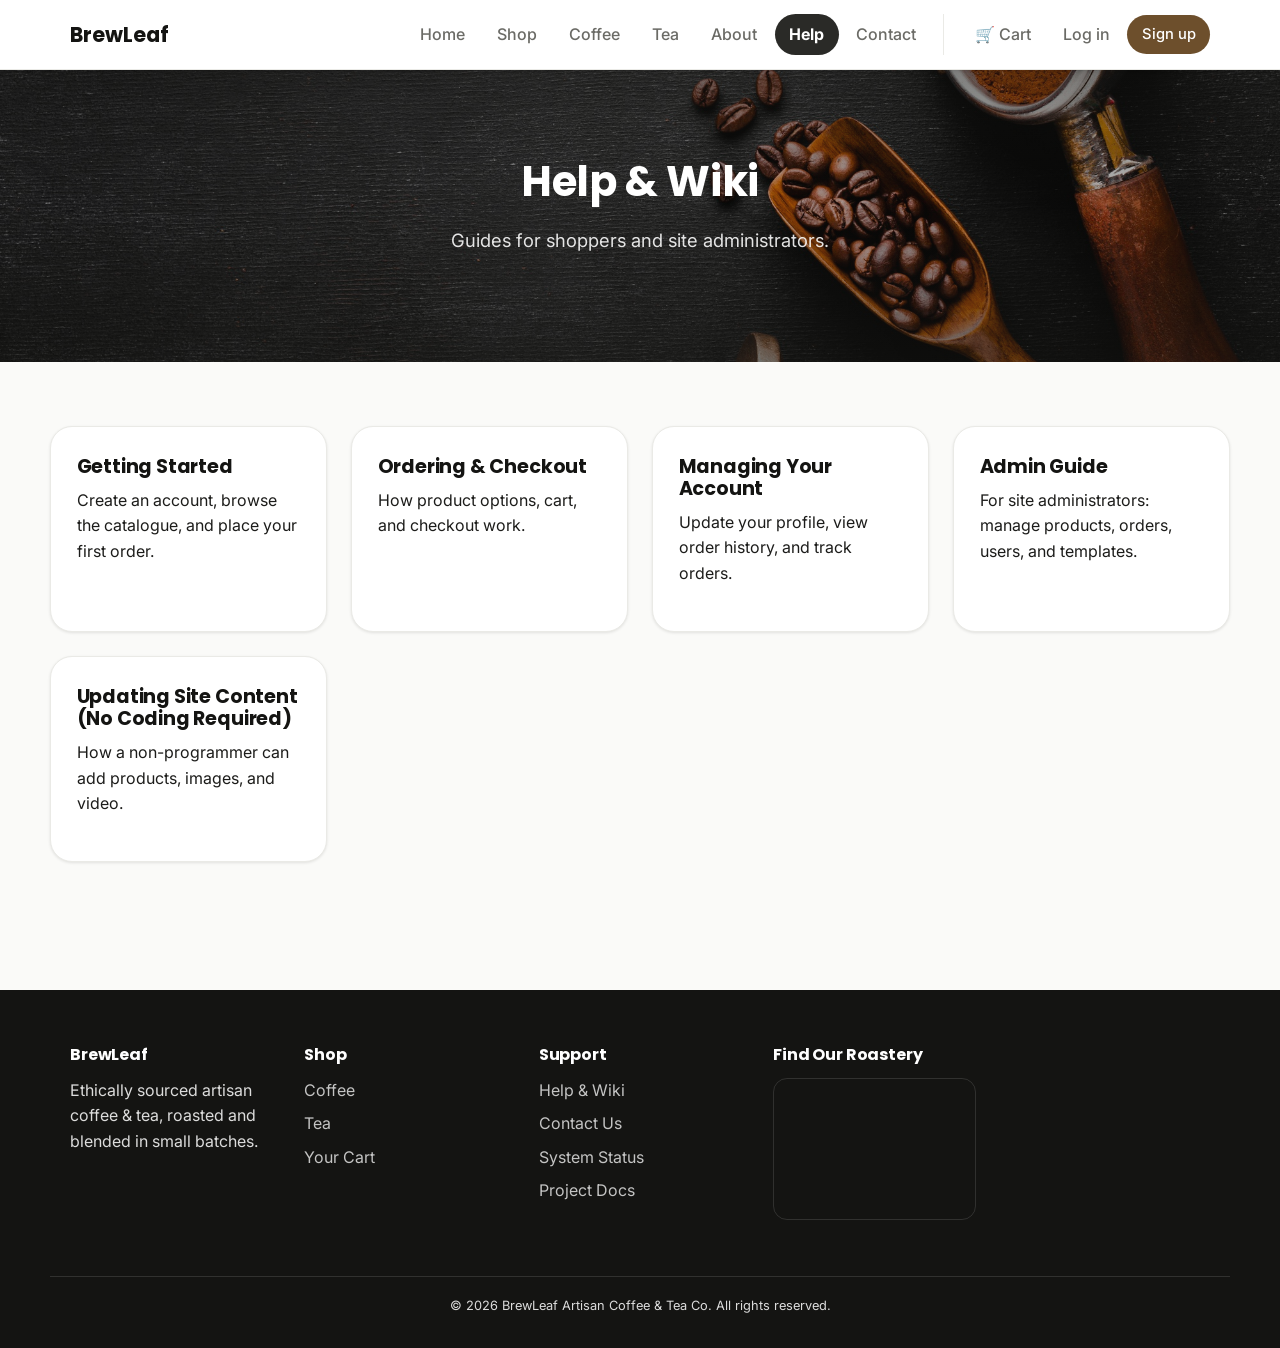
<file: help/index.html>
<!DOCTYPE html>
<html lang="en">
<head>
<meta charset="UTF-8">
<meta name="viewport" content="width=device-width, initial-scale=1.0">

<!-- Page information -->
<title>Help &amp; Wiki | BrewLeaf</title>
<meta name="description" content="Step-by-step guides for shopping, checkout, account management, and (for admins) managing the BrewLeaf site.">
<meta name="keywords" content="coffee, tea, artisan coffee, loose leaf tea, online coffee shop, specialty tea, help, guide">
<meta name="Student" content="Dignesh Solanki">
<meta name="author" content="BrewLeaf Artisan Coffee & Tea Co.">

<!-- Social media information -->
<meta property="og:title" content="Help & Wiki | BrewLeaf">
<meta property="og:description" content="Step-by-step guides for shopping, checkout, account management, and (for admins) managing the BrewLeaf site.">
<meta property="og:image" content="../assets/images/hero-banner.jpg">
<meta property="og:type" content="website">

<!-- Website icon -->
<link rel="icon" type="image/png" href="../assets/images/favicon.png">

<!-- styles -->
<link rel="stylesheet" href="../assets/css/variables.css">
<link rel="stylesheet" href="../assets/css/theme-white.css">
<link rel="stylesheet" href="../assets/css/base.css">
<link rel="stylesheet" href="../assets/css/buttons.css">
<link rel="stylesheet" href="../assets/css/forms.css">
<link rel="stylesheet" href="../assets/css/header.css">
<link rel="stylesheet" href="../assets/css/footer.css">
<link rel="stylesheet" href="../assets/css/hero.css">
<link rel="stylesheet" href="../assets/css/sections.css">
<link rel="stylesheet" href="../assets/css/product-card.css">
<link rel="stylesheet" href="../assets/css/tabs.css">
<link rel="stylesheet" href="../assets/css/tables.css">
<link rel="stylesheet" href="../assets/css/dashboard.css">
<link rel="stylesheet" href="../assets/css/admin.css">
<link rel="stylesheet" href="../assets/css/utilities.css">

<!-- Google fonts -->
<link rel="preconnect" href="https://fonts.googleapis.com">
<link href="https://fonts.googleapis.com/css2?family=Poppins:wght@400;600;700&family=Inter:wght@400;500&display=swap" rel="stylesheet">
</head>

<body class="theme-white">

<a class="skip-link" href="#main-content">Skip to main content</a>

<!-- Website header -->
<header class="site-header">
  <div class="container header-inner">

    <a class="logo" href="../index.php">BrewLeaf</a>

    <button class="nav-toggle" id="navToggle" aria-expanded="false" aria-controls="primaryNav" aria-label="Toggle navigation menu">
      <span></span><span></span><span></span>
    </button>

    <nav class="primary-nav" id="primaryNav" aria-label="Primary">
      <ul>
        <li><a href="../index.php">Home</a></li>
        <li><a href="../products.php">Shop</a></li>
        <li><a href="../products.php?category=coffee">Coffee</a></li>
        <li><a href="../products.php?category=tea">Tea</a></li>
        <li><a href="../about.php">About</a></li>
        <li><a href="index.html" class="active">Help</a></li>
        <li><a href="../contact.php">Contact</a></li>
      </ul>

      <ul class="nav-utility">
        <li><a href="../cart.php" class="cart-link" aria-label="View cart">&#128722; Cart</a></li>
        <li><a href="../login.php">Log in</a></li>
        <li><a href="../register.php" class="btn-nav">Sign up</a></li>
      </ul>
    </nav>

  </div>
</header>

<main id="main-content">

<!-- Help page banner -->
<section class="hero">
  <div class="container">
    <h1>Help &amp; Wiki</h1>
    <p>Guides for shoppers and site administrators.</p>
  </div>
</section>

<!-- Help guide cards -->
<section class="section container">
  <div class="feature-grid">

    <a class="feature-box card-link" href="getting-started.html">
      <h3>Getting Started</h3>
      <p>Create an account, browse the catalogue, and place your first order.</p>
    </a>

    <a class="feature-box card-link" href="ordering-and-checkout.html">
      <h3>Ordering &amp; Checkout</h3>
      <p>How product options, cart, and checkout work.</p>
    </a>

    <a class="feature-box card-link" href="managing-account.html">
      <h3>Managing Your Account</h3>
      <p>Update your profile, view order history, and track orders.</p>
    </a>

    <a class="feature-box card-link" href="admin-guide.php">
      <h3>Admin Guide</h3>
      <p>For site administrators: manage products, orders, users, and templates.</p>
    </a>

    <a class="feature-box card-link" href="updating-content.html">
      <h3>Updating Site Content (No Coding Required)</h3>
      <p>How a non-programmer can add products, images, and video.</p>
    </a>

  </div>
</section>

</main>

<!-- Website footer -->
<footer class="site-footer">
  <div class="container footer-inner">

    <div class="footer-col">
      <h3>BrewLeaf</h3>
      <p>Ethically sourced artisan coffee &amp; tea, roasted and blended in small batches.</p>
    </div>

    <div class="footer-col">
      <h3>Shop</h3>
      <ul>
        <li><a href="../products.php?category=coffee">Coffee</a></li>
        <li><a href="../products.php?category=tea">Tea</a></li>
        <li><a href="../cart.php">Your Cart</a></li>
      </ul>
    </div>

    <div class="footer-col">
      <h3>Support</h3>
      <ul>
        <li><a href="index.html">Help &amp; Wiki</a></li>
        <li><a href="../contact.php">Contact Us</a></li>
        <li><a href="../monitor.php">System Status</a></li>
        <li><a href="../project-docs.html">Project Docs</a></li>
      </ul>
    </div>

    <div class="footer-col">
      <h3>Find Our Roastery</h3>
      <div class="footer-map">
        <iframe
          src="https://www.google.com/maps?q=401+Sunset+Ave%2C+Windsor%2C+ON%2C+Canada&output=embed"
          loading="lazy"
          referrerpolicy="no-referrer-when-downgrade"
          title="Map showing the BrewLeaf roastery at 401 Sunset Ave, Windsor, ON">
        </iframe>
      </div>
    </div>

  </div>

  <div class="container footer-bottom">
    <p>&copy; 2026 BrewLeaf Artisan Coffee &amp; Tea Co. All rights reserved.</p>
  </div>
</footer>

<script src="../assets/js/nav.js"></script>

</body>
</html>
</file>
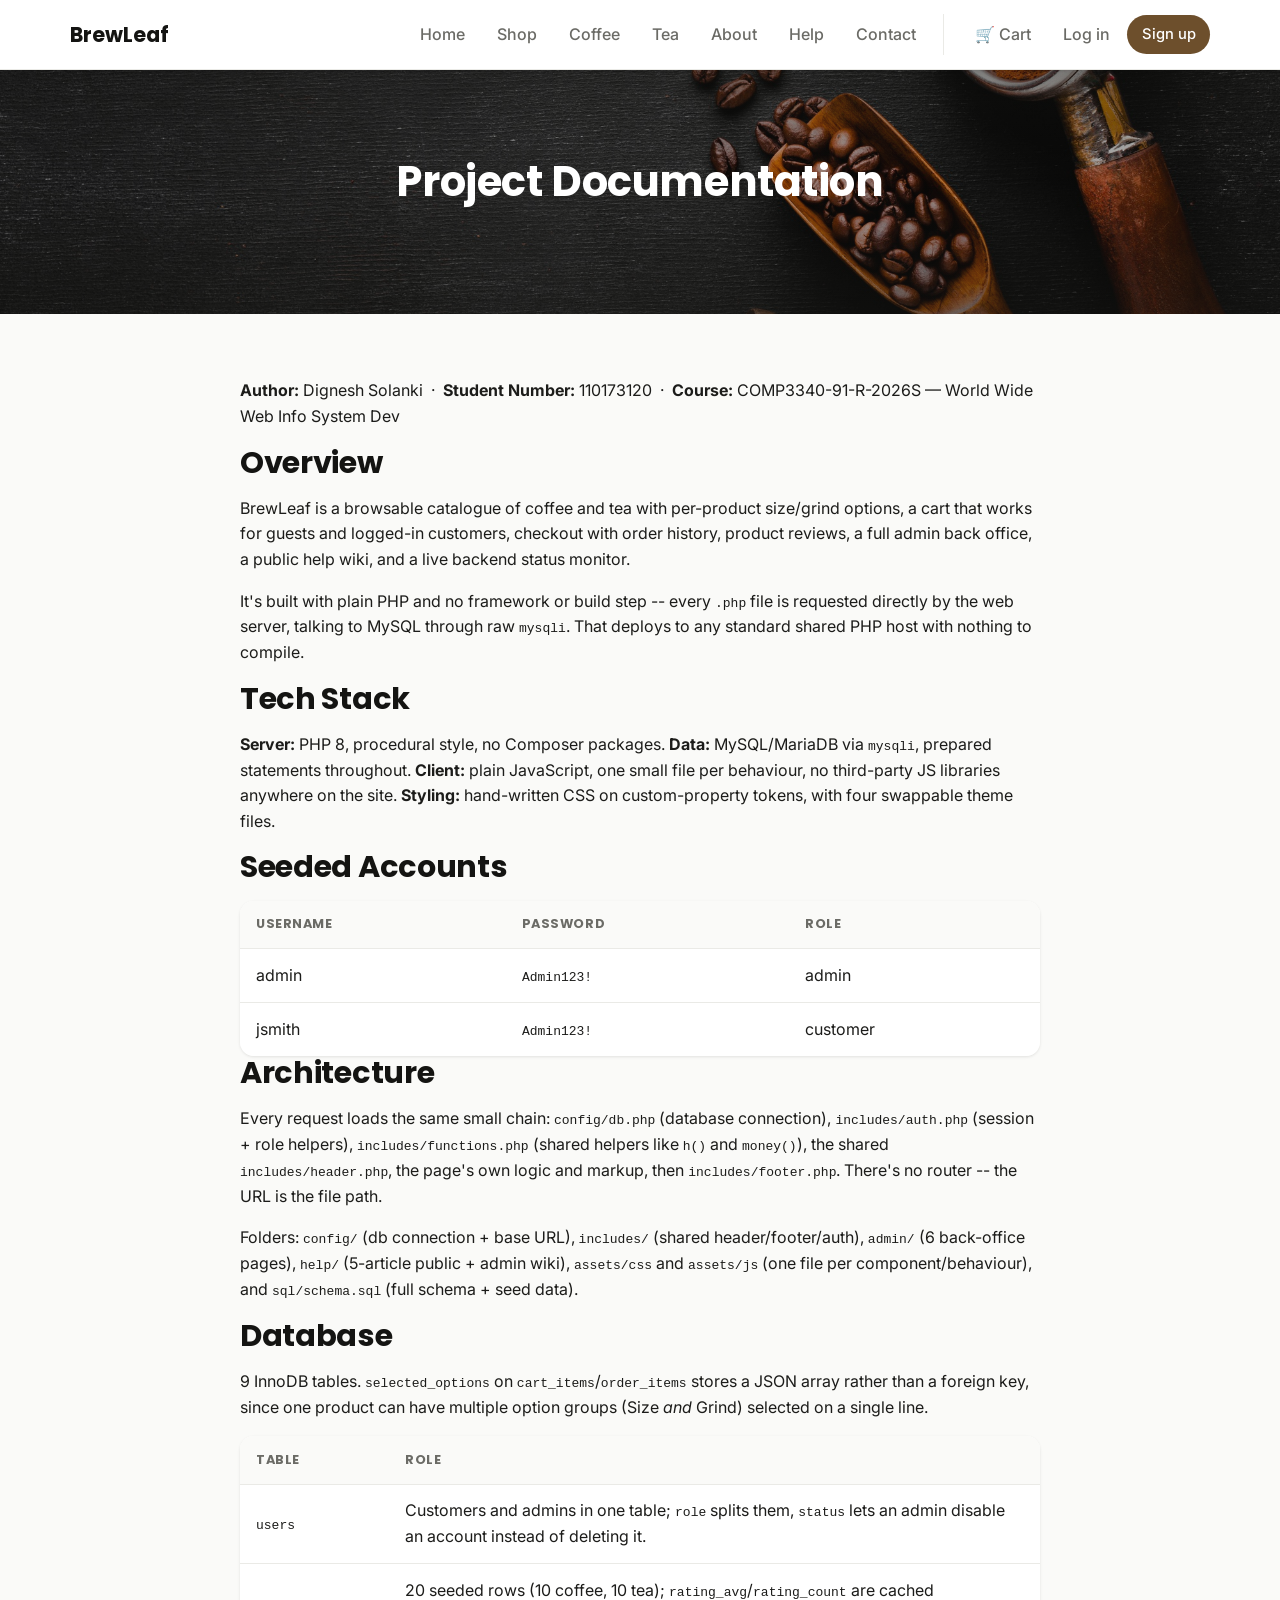
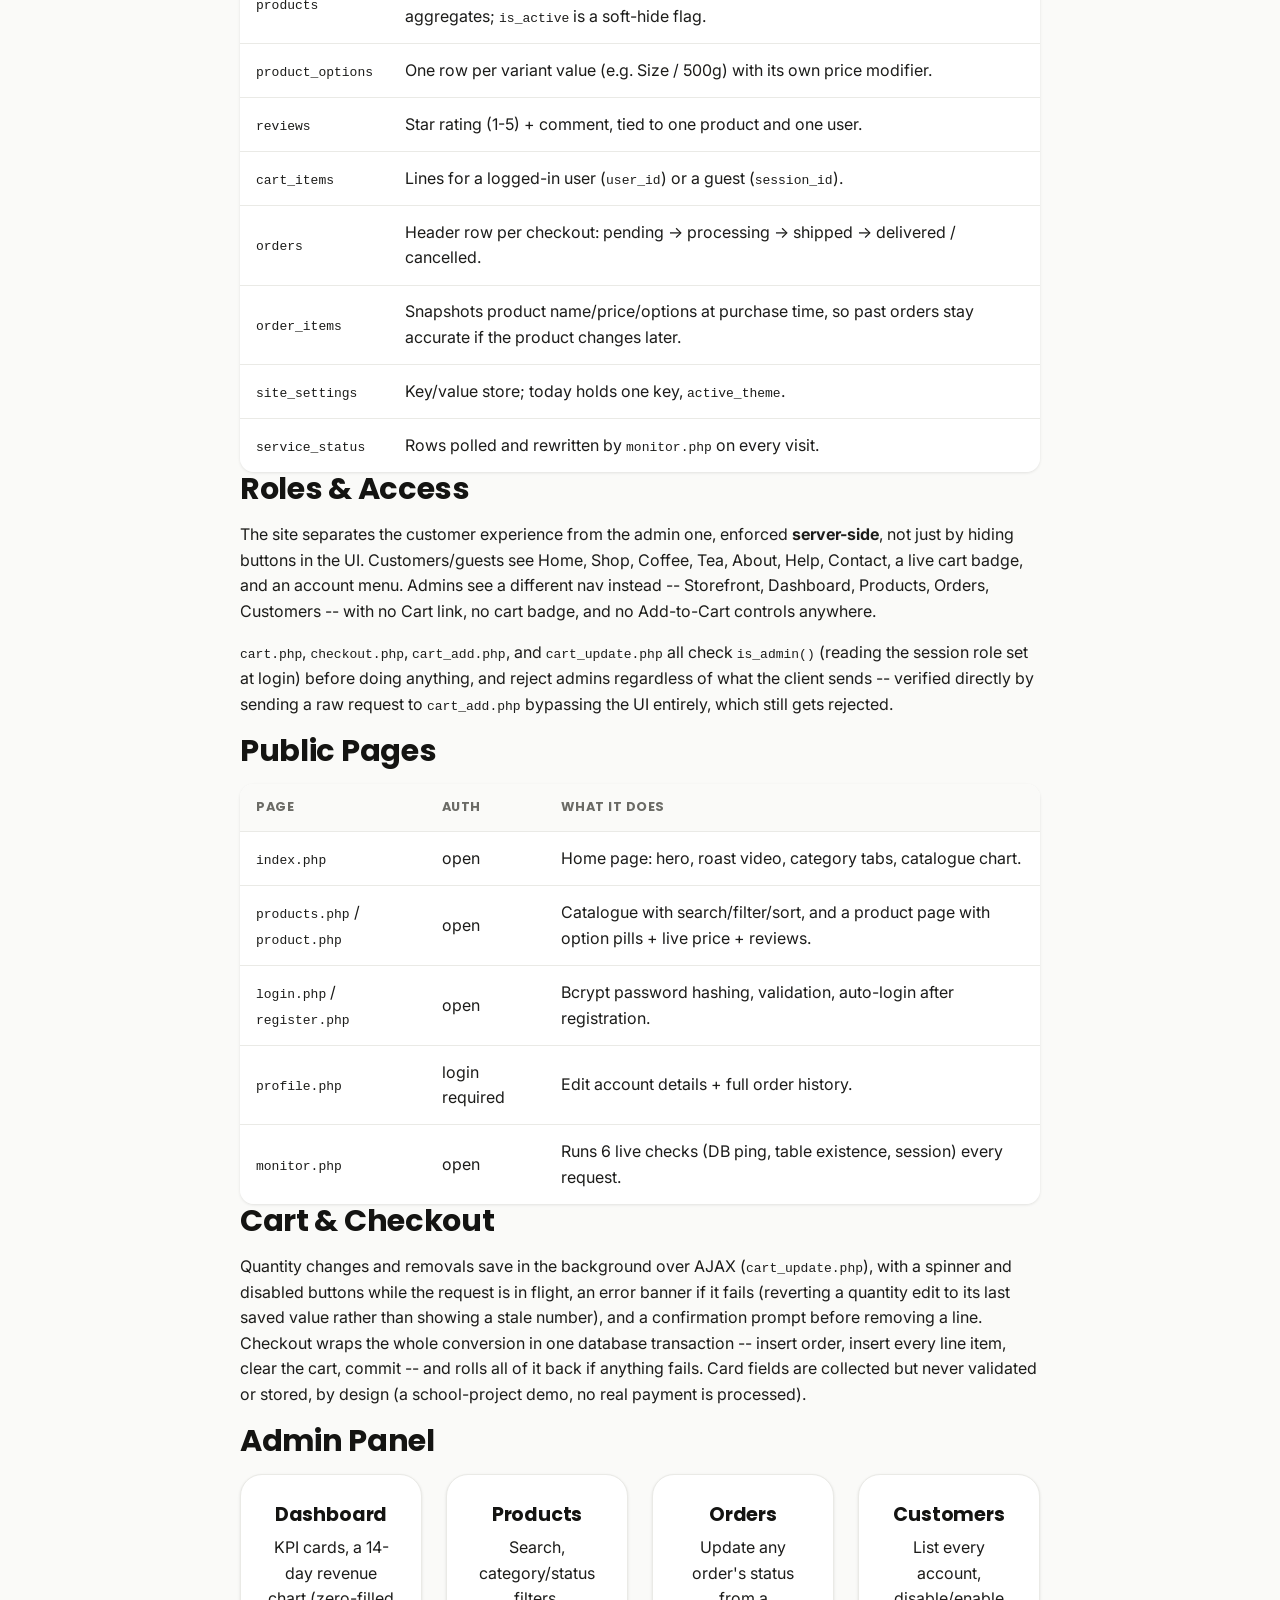
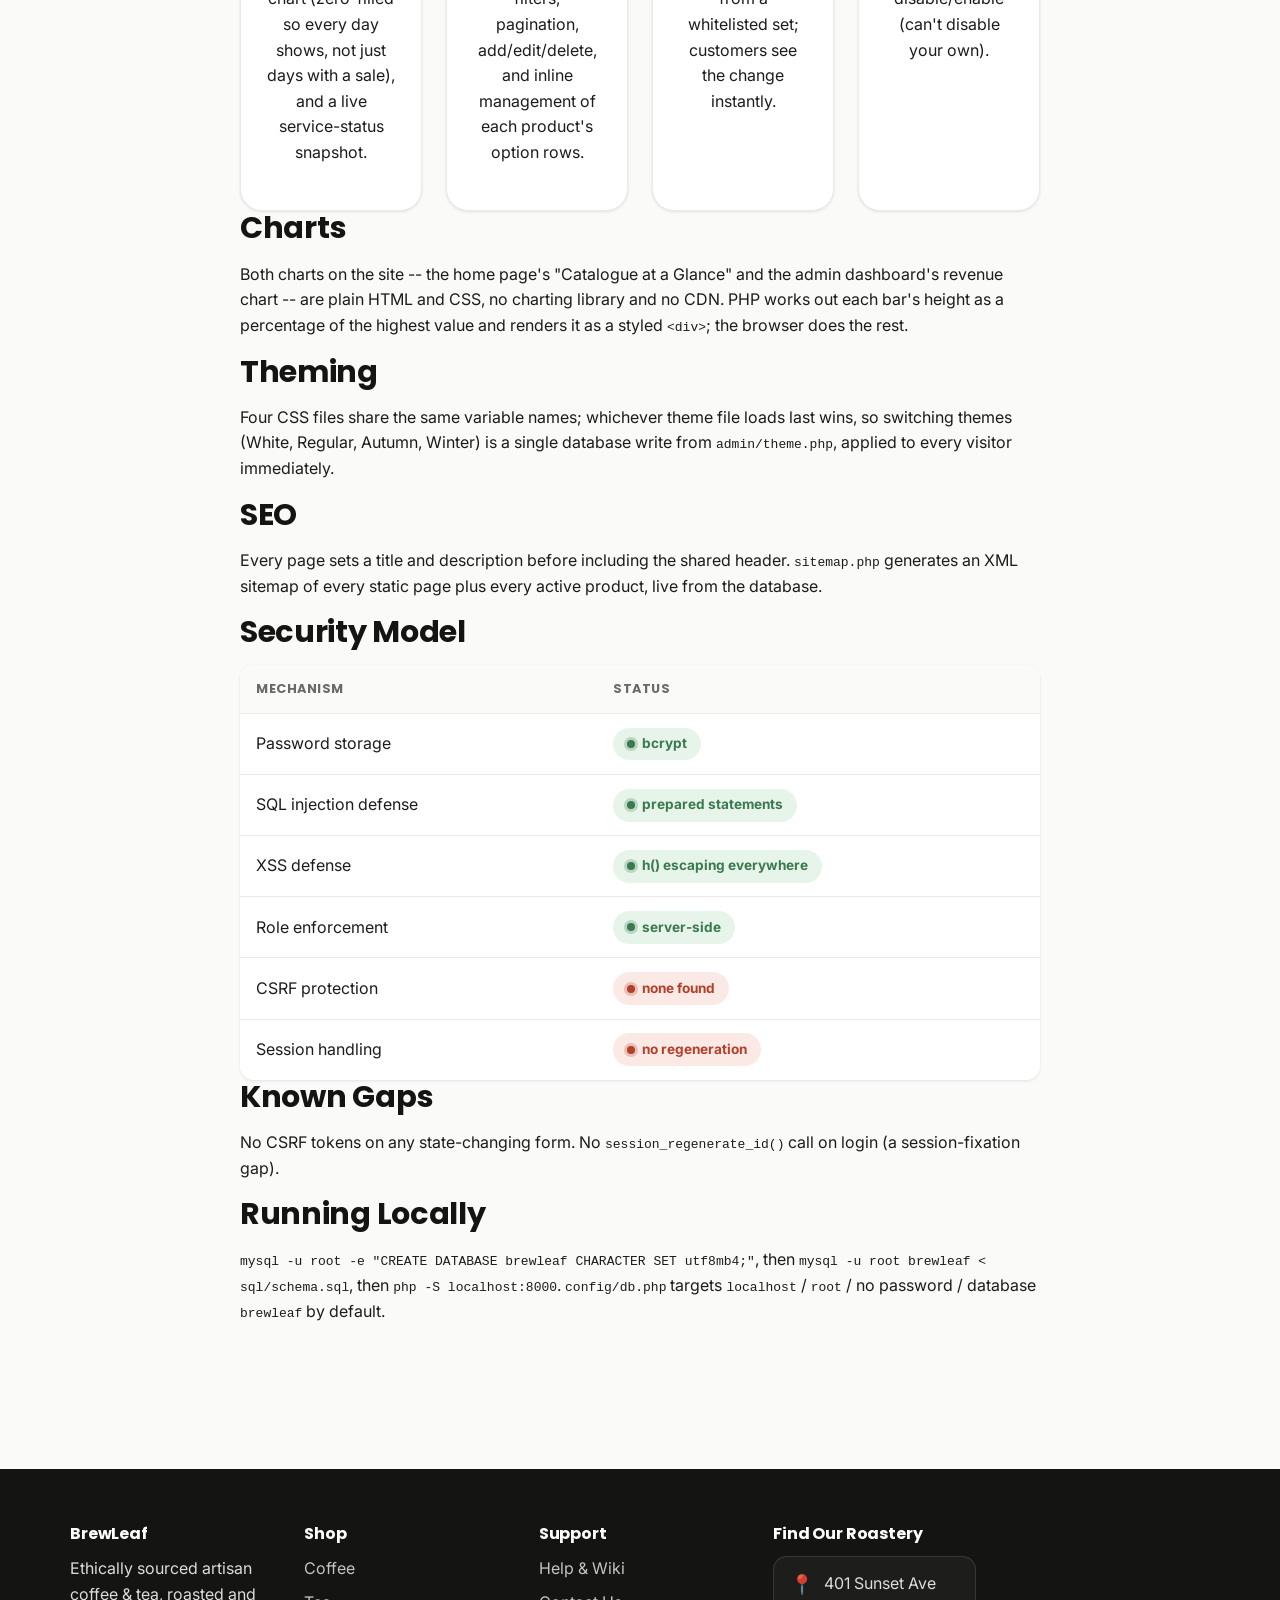
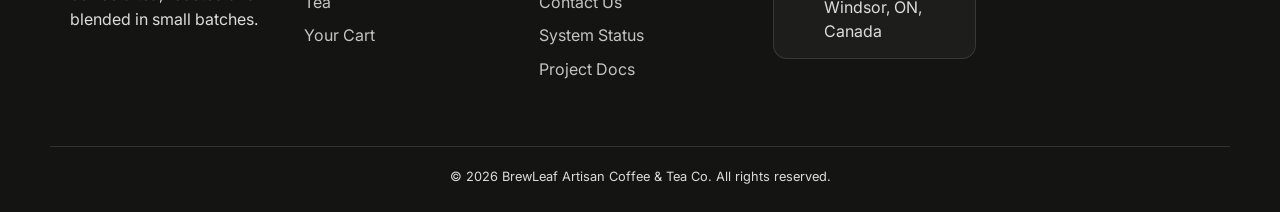
<file: project-docs.html>
<!DOCTYPE html>
<html lang="en">
<head>
<meta charset="UTF-8">
<meta name="viewport" content="width=device-width, initial-scale=1.0">
<title>Project Documentation | BrewLeaf</title>
<meta name="description" content="Full technical write-up of the BrewLeaf course project: architecture, database, roles, cart, admin panel, and security.">
<meta name="keywords" content="project documentation, php, mysql, web development, course project">
<meta name="Student" content="Dignesh Solanki">
<meta name="author" content="BrewLeaf Artisan Coffee & Tea Co.">
<meta property="og:title" content="Project Documentation | BrewLeaf">
<meta property="og:description" content="Full technical write-up of the BrewLeaf course project: architecture, database, roles, cart, admin panel, and security.">
<meta property="og:image" content="assets/images/hero-banner.jpg">
<meta property="og:type" content="website">
<link rel="icon" type="image/png" href="assets/images/favicon.png">
<link rel="stylesheet" href="assets/css/variables.css">
<link rel="stylesheet" href="assets/css/theme-white.css">
<link rel="stylesheet" href="assets/css/base.css">
<link rel="stylesheet" href="assets/css/buttons.css">
<link rel="stylesheet" href="assets/css/forms.css">
<link rel="stylesheet" href="assets/css/header.css">
<link rel="stylesheet" href="assets/css/footer.css">
<link rel="stylesheet" href="assets/css/hero.css">
<link rel="stylesheet" href="assets/css/sections.css">
<link rel="stylesheet" href="assets/css/product-card.css">
<link rel="stylesheet" href="assets/css/tabs.css">
<link rel="stylesheet" href="assets/css/tables.css">
<link rel="stylesheet" href="assets/css/dashboard.css">
<link rel="stylesheet" href="assets/css/admin.css">
<link rel="stylesheet" href="assets/css/utilities.css">
<link rel="preconnect" href="https://fonts.googleapis.com">
<link href="https://fonts.googleapis.com/css2?family=Poppins:wght@400;600;700&family=Inter:wght@400;500&display=swap" rel="stylesheet">
</head>
<body class="theme-white">

<a class="skip-link" href="#main-content">Skip to main content</a>

<header class="site-header">
  <div class="container header-inner">
    <a class="logo" href="index.php">BrewLeaf</a>

    <button class="nav-toggle" id="navToggle" aria-expanded="false" aria-controls="primaryNav" aria-label="Toggle navigation menu">
      <span></span><span></span><span></span>
    </button>

    <nav class="primary-nav" id="primaryNav" aria-label="Primary">
      <ul>
        <li><a href="index.php">Home</a></li>
        <li><a href="products.php">Shop</a></li>
        <li><a href="products.php?category=coffee">Coffee</a></li>
        <li><a href="products.php?category=tea">Tea</a></li>
        <li><a href="about.php">About</a></li>
        <li><a href="help/index.html">Help</a></li>
        <li><a href="contact.php">Contact</a></li>
      </ul>
      <ul class="nav-utility">
        <li><a href="cart.php" class="cart-link" aria-label="View cart, empty">&#128722; Cart</a></li>
        <li><a href="login.php">Log in</a></li>
        <li><a href="register.php" class="btn-nav">Sign up</a></li>
      </ul>
    </nav>
  </div>
</header>

<main id="main-content">

<section class="hero">
  <div class="container"><h1>Project Documentation</h1></div>
</section>

<section class="section container page-narrow-lg">

  <p>
    <strong>Author:</strong> Dignesh Solanki &nbsp;&middot;&nbsp;
    <strong>Student Number:</strong> 110173120 &nbsp;&middot;&nbsp;
    <strong>Course:</strong> COMP3340-91-R-2026S &mdash; World Wide Web Info System Dev
  </p>

  <h2>Overview</h2>
  <p>BrewLeaf is a browsable catalogue of coffee and tea with per-product size/grind options, a cart
  that works for guests and logged-in customers, checkout with order history, product reviews, a
  full admin back office, a public help wiki, and a live backend status monitor.</p>
  <p>It's built with plain PHP and no framework or build step -- every <code>.php</code> file is
  requested directly by the web server, talking to MySQL through raw <code>mysqli</code>. That
  deploys to any standard shared PHP host with nothing to compile.</p>

  <h2>Tech Stack</h2>
  <p><strong>Server:</strong> PHP 8, procedural style, no Composer packages.
  <strong>Data:</strong> MySQL/MariaDB via <code>mysqli</code>, prepared statements throughout.
  <strong>Client:</strong> plain JavaScript, one small file per behaviour, no third-party JS libraries
  anywhere on the site. <strong>Styling:</strong> hand-written CSS on custom-property tokens, with
  four swappable theme files.</p>

  <h2>Seeded Accounts</h2>
  <div class="table-scroll">
    <table>
      <thead><tr><th>Username</th><th>Password</th><th>Role</th></tr></thead>
      <tbody>
        <tr><td>admin</td><td><code>Admin123!</code></td><td>admin</td></tr>
        <tr><td>jsmith</td><td><code>Admin123!</code></td><td>customer</td></tr>
      </tbody>
    </table>
  </div>

  <h2>Architecture</h2>
  <p>Every request loads the same small chain: <code>config/db.php</code> (database connection),
  <code>includes/auth.php</code> (session + role helpers), <code>includes/functions.php</code>
  (shared helpers like <code>h()</code> and <code>money()</code>), the shared
  <code>includes/header.php</code>, the page's own logic and markup, then
  <code>includes/footer.php</code>. There's no router -- the URL is the file path.</p>
  <p>Folders: <code>config/</code> (db connection + base URL), <code>includes/</code> (shared
  header/footer/auth), <code>admin/</code> (6 back-office pages), <code>help/</code> (5-article
  public + admin wiki), <code>assets/css</code> and <code>assets/js</code> (one file per
  component/behaviour), and <code>sql/schema.sql</code> (full schema + seed data).</p>

  <h2>Database</h2>
  <p>9 InnoDB tables. <code>selected_options</code> on <code>cart_items</code>/<code>order_items</code>
  stores a JSON array rather than a foreign key, since one product can have multiple option groups
  (Size <em>and</em> Grind) selected on a single line.</p>
  <div class="table-scroll">
    <table>
      <thead><tr><th>Table</th><th>Role</th></tr></thead>
      <tbody>
        <tr><td><code>users</code></td><td>Customers and admins in one table; <code>role</code> splits them, <code>status</code> lets an admin disable an account instead of deleting it.</td></tr>
        <tr><td><code>products</code></td><td>20 seeded rows (10 coffee, 10 tea); <code>rating_avg</code>/<code>rating_count</code> are cached aggregates; <code>is_active</code> is a soft-hide flag.</td></tr>
        <tr><td><code>product_options</code></td><td>One row per variant value (e.g. Size / 500g) with its own price modifier.</td></tr>
        <tr><td><code>reviews</code></td><td>Star rating (1-5) + comment, tied to one product and one user.</td></tr>
        <tr><td><code>cart_items</code></td><td>Lines for a logged-in user (<code>user_id</code>) or a guest (<code>session_id</code>).</td></tr>
        <tr><td><code>orders</code></td><td>Header row per checkout: pending &rarr; processing &rarr; shipped &rarr; delivered / cancelled.</td></tr>
        <tr><td><code>order_items</code></td><td>Snapshots product name/price/options at purchase time, so past orders stay accurate if the product changes later.</td></tr>
        <tr><td><code>site_settings</code></td><td>Key/value store; today holds one key, <code>active_theme</code>.</td></tr>
        <tr><td><code>service_status</code></td><td>Rows polled and rewritten by <code>monitor.php</code> on every visit.</td></tr>
      </tbody>
    </table>
  </div>

  <h2>Roles &amp; Access</h2>
  <p>The site separates the customer experience from the admin one, enforced <strong>server-side</strong>,
  not just by hiding buttons in the UI. Customers/guests see Home, Shop, Coffee, Tea, About, Help,
  Contact, a live cart badge, and an account menu. Admins see a different nav instead -- Storefront,
  Dashboard, Products, Orders, Customers -- with no Cart link, no cart badge, and no Add-to-Cart
  controls anywhere.</p>
  <p><code>cart.php</code>, <code>checkout.php</code>, <code>cart_add.php</code>, and
  <code>cart_update.php</code> all check <code>is_admin()</code> (reading the session role set at
  login) before doing anything, and reject admins regardless of what the client sends -- verified
  directly by sending a raw request to <code>cart_add.php</code> bypassing the UI entirely, which
  still gets rejected.</p>

  <h2>Public Pages</h2>
  <div class="table-scroll">
    <table>
      <thead><tr><th>Page</th><th>Auth</th><th>What it does</th></tr></thead>
      <tbody>
        <tr><td><code>index.php</code></td><td>open</td><td>Home page: hero, roast video, category tabs, catalogue chart.</td></tr>
        <tr><td><code>products.php</code> / <code>product.php</code></td><td>open</td><td>Catalogue with search/filter/sort, and a product page with option pills + live price + reviews.</td></tr>
        <tr><td><code>login.php</code> / <code>register.php</code></td><td>open</td><td>Bcrypt password hashing, validation, auto-login after registration.</td></tr>
        <tr><td><code>profile.php</code></td><td>login required</td><td>Edit account details + full order history.</td></tr>
        <tr><td><code>monitor.php</code></td><td>open</td><td>Runs 6 live checks (DB ping, table existence, session) every request.</td></tr>
      </tbody>
    </table>
  </div>

  <h2>Cart &amp; Checkout</h2>
  <p>Quantity changes and removals save in the background over AJAX (<code>cart_update.php</code>),
  with a spinner and disabled buttons while the request is in flight, an error banner if it fails
  (reverting a quantity edit to its last saved value rather than showing a stale number), and a
  confirmation prompt before removing a line. Checkout wraps the whole conversion in one database
  transaction -- insert order, insert every line item, clear the cart, commit -- and rolls all of it
  back if anything fails. Card fields are collected but never validated or stored, by design (a
  school-project demo, no real payment is processed).</p>

  <h2>Admin Panel</h2>
  <div class="feature-grid">
    <div class="feature-box"><h3>Dashboard</h3><p>KPI cards, a 14-day revenue chart (zero-filled so every day shows, not just days with a sale), and a live service-status snapshot.</p></div>
    <div class="feature-box"><h3>Products</h3><p>Search, category/status filters, pagination, add/edit/delete, and inline management of each product's option rows.</p></div>
    <div class="feature-box"><h3>Orders</h3><p>Update any order's status from a whitelisted set; customers see the change instantly.</p></div>
    <div class="feature-box"><h3>Customers</h3><p>List every account, disable/enable (can't disable your own).</p></div>
  </div>

  <h2>Charts</h2>
  <p>Both charts on the site -- the home page's "Catalogue at a Glance" and the admin dashboard's
  revenue chart -- are plain HTML and CSS, no charting library and no CDN. PHP works out each bar's
  height as a percentage of the highest value and renders it as a styled <code>&lt;div&gt;</code>;
  the browser does the rest.</p>

  <h2>Theming</h2>
  <p>Four CSS files share the same variable names; whichever theme file loads last wins, so
  switching themes (White, Regular, Autumn, Winter) is a single database write from
  <code>admin/theme.php</code>, applied to every visitor immediately.</p>

  <h2>SEO</h2>
  <p>Every page sets a title and description before including the shared header.
  <code>sitemap.php</code> generates an XML sitemap of every static page plus every active
  product, live from the database.</p>

  <h2>Security Model</h2>
  <div class="table-scroll">
    <table>
      <thead><tr><th>Mechanism</th><th>Status</th></tr></thead>
      <tbody>
        <tr><td>Password storage</td><td><span class="status-pill status-online"><span class="status-dot"></span> bcrypt</span></td></tr>
        <tr><td>SQL injection defense</td><td><span class="status-pill status-online"><span class="status-dot"></span> prepared statements</span></td></tr>
        <tr><td>XSS defense</td><td><span class="status-pill status-online"><span class="status-dot"></span> h() escaping everywhere</span></td></tr>
        <tr><td>Role enforcement</td><td><span class="status-pill status-online"><span class="status-dot"></span> server-side</span></td></tr>
        <tr><td>CSRF protection</td><td><span class="status-pill status-offline"><span class="status-dot"></span> none found</span></td></tr>
        <tr><td>Session handling</td><td><span class="status-pill status-offline"><span class="status-dot"></span> no regeneration</span></td></tr>
      </tbody>
    </table>
  </div>

  <h2>Known Gaps</h2>
  <p>No CSRF tokens on any state-changing form. No <code>session_regenerate_id()</code> call on
  login (a session-fixation gap).</p>

  <h2>Running Locally</h2>
  <p><code>mysql -u root -e "CREATE DATABASE brewleaf CHARACTER SET utf8mb4;"</code>, then
  <code>mysql -u root brewleaf &lt; sql/schema.sql</code>, then <code>php -S localhost:8000</code>.
  <code>config/db.php</code> targets <code>localhost</code> / <code>root</code> / no password /
  database <code>brewleaf</code> by default.</p>

</section>

</main>

<footer class="site-footer">
  <div class="container footer-inner">
    <div class="footer-col">
      <h3>BrewLeaf</h3>
      <p>Ethically sourced artisan coffee &amp; tea, roasted and blended in small batches.</p>
    </div>
    <div class="footer-col">
      <h3>Shop</h3>
      <ul>
        <li><a href="products.php?category=coffee">Coffee</a></li>
        <li><a href="products.php?category=tea">Tea</a></li>
        <li><a href="cart.php">Your Cart</a></li>
      </ul>
    </div>
    <div class="footer-col">
      <h3>Support</h3>
      <ul>
        <li><a href="help/index.html">Help &amp; Wiki</a></li>
        <li><a href="contact.php">Contact Us</a></li>
        <li><a href="monitor.php">System Status</a></li>
        <li><a href="project-docs.html">Project Docs</a></li>
      </ul>
    </div>
    <div class="footer-col">
      <h3>Find Our Roastery</h3>
      <div class="footer-address">
        <span class="footer-address-icon" aria-hidden="true">&#128205;</span>
        <address>
          401 Sunset Ave<br>
          Windsor, ON, Canada
        </address>
      </div>
    </div>
  </div>
  <div class="container footer-bottom">
    <p>&copy; 2026 BrewLeaf Artisan Coffee &amp; Tea Co. All rights reserved.</p>
  </div>
</footer>

<script src="assets/js/nav.js"></script>
</body>
</html>
</file>
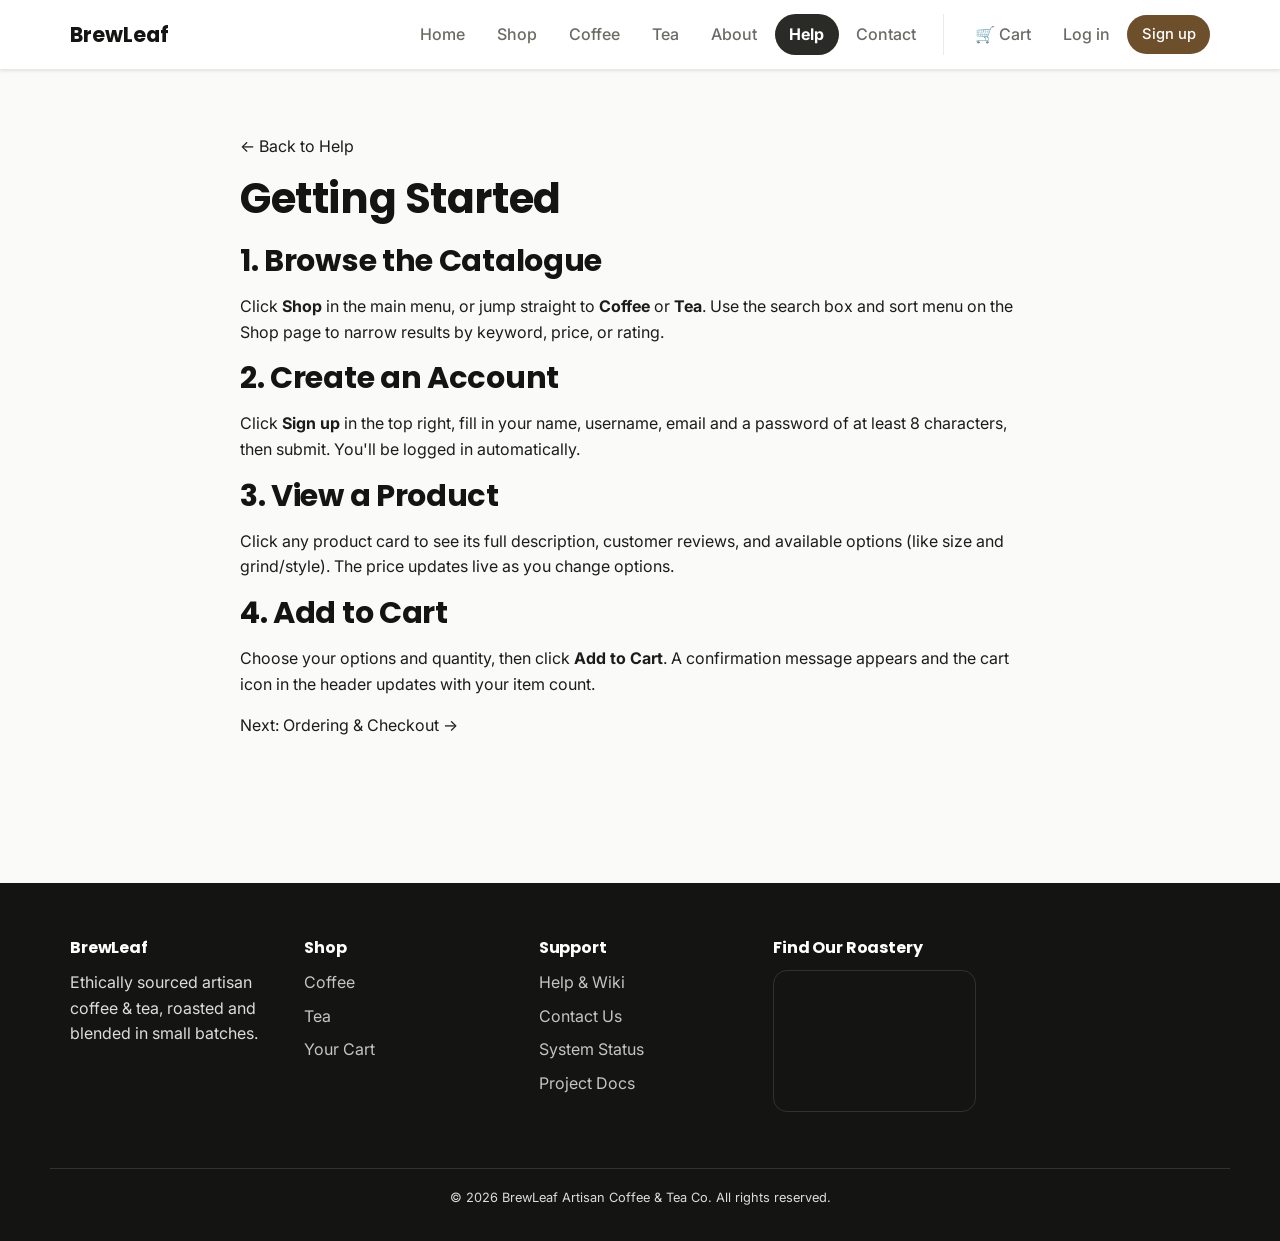
<file: help/getting-started.html>
<!DOCTYPE html>
<html lang="en">

<head>
<meta charset="UTF-8">
<meta name="viewport" content="width=device-width, initial-scale=1.0">

<!-- Page information -->
<title>Getting Started | BrewLeaf Help</title>
<meta name="description" content="How to create a BrewLeaf account and place your first order.">
<meta name="keywords" content="coffee, tea, artisan coffee, loose leaf tea, online coffee shop, specialty tea, help, guide">
<meta name="Student" content="Dignesh Solanki">
<meta name="author" content="BrewLeaf Artisan Coffee & Tea Co.">

<!-- Social media information -->
<meta property="og:title" content="Getting Started | BrewLeaf Help">
<meta property="og:description" content="How to create a BrewLeaf account and place your first order.">
<meta property="og:image" content="../assets/images/hero-banner.jpg">
<meta property="og:type" content="website">

<!-- Website icon -->
<link rel="icon" type="image/png" href="../assets/images/favicon.png">

<!-- styles -->
<link rel="stylesheet" href="../assets/css/variables.css">
<link rel="stylesheet" href="../assets/css/theme-white.css">
<link rel="stylesheet" href="../assets/css/base.css">
<link rel="stylesheet" href="../assets/css/buttons.css">
<link rel="stylesheet" href="../assets/css/forms.css">
<link rel="stylesheet" href="../assets/css/header.css">
<link rel="stylesheet" href="../assets/css/footer.css">
<link rel="stylesheet" href="../assets/css/hero.css">
<link rel="stylesheet" href="../assets/css/sections.css">
<link rel="stylesheet" href="../assets/css/product-card.css">
<link rel="stylesheet" href="../assets/css/tabs.css">
<link rel="stylesheet" href="../assets/css/tables.css">
<link rel="stylesheet" href="../assets/css/dashboard.css">
<link rel="stylesheet" href="../assets/css/admin.css">
<link rel="stylesheet" href="../assets/css/utilities.css">

<!-- Google fonts -->
<link rel="preconnect" href="https://fonts.googleapis.com">
<link href="https://fonts.googleapis.com/css2?family=Poppins:wght@400;600;700&family=Inter:wght@400;500&display=swap" rel="stylesheet">

</head>

<body class="theme-white">

<a class="skip-link" href="#main-content">Skip to main content</a>

<!-- Website header -->
<header class="site-header">
  <div class="container header-inner">

    <a class="logo" href="../index.php">BrewLeaf</a>

    <button class="nav-toggle" id="navToggle" aria-expanded="false" aria-controls="primaryNav" aria-label="Toggle navigation menu">
      <span></span><span></span><span></span>
    </button>

    <nav class="primary-nav" id="primaryNav" aria-label="Primary">
      <ul>
        <li><a href="../index.php">Home</a></li>
        <li><a href="../products.php">Shop</a></li>
        <li><a href="../products.php?category=coffee">Coffee</a></li>
        <li><a href="../products.php?category=tea">Tea</a></li>
        <li><a href="../about.php">About</a></li>
        <li><a href="index.html" class="active">Help</a></li>
        <li><a href="../contact.php">Contact</a></li>
      </ul>

      <ul class="nav-utility">
        <li><a href="../cart.php" class="cart-link" aria-label="View cart">&#128722; Cart</a></li>
        <li><a href="../login.php">Log in</a></li>
        <li><a href="../register.php" class="btn-nav">Sign up</a></li>
      </ul>
    </nav>

  </div>
</header>

<main id="main-content">

<!-- Help article content -->
<section class="section container page-narrow-lg">

  <p><a href="index.html">&larr; Back to Help</a></p>

  <h1>Getting Started</h1>

  <h2>1. Browse the Catalogue</h2>
  <p>
    Click <strong>Shop</strong> in the main menu, or jump straight to
    <strong>Coffee</strong> or <strong>Tea</strong>.
    Use the search box and sort menu on the Shop page to narrow results by keyword,
    price, or rating.
  </p>

  <h2>2. Create an Account</h2>
  <p>
    Click <strong>Sign up</strong> in the top right, fill in your name,
    username, email and a password of at least 8 characters, then submit.
    You'll be logged in automatically.
  </p>

  <h2>3. View a Product</h2>
  <p>
    Click any product card to see its full description, customer reviews,
    and available options (like size and grind/style).
    The price updates live as you change options.
  </p>

  <h2>4. Add to Cart</h2>
  <p>
    Choose your options and quantity, then click <strong>Add to Cart</strong>.
    A confirmation message appears and the cart icon in the header updates
    with your item count.
  </p>

  <p>
    Next:
    <a href="ordering-and-checkout.html">Ordering &amp; Checkout &rarr;</a>
  </p>

</section>

</main>

<!-- Website footer -->
<footer class="site-footer">
  <div class="container footer-inner">

    <div class="footer-col">
      <h3>BrewLeaf</h3>
      <p>Ethically sourced artisan coffee &amp; tea, roasted and blended in small batches.</p>
    </div>

    <div class="footer-col">
      <h3>Shop</h3>
      <ul>
        <li><a href="../products.php?category=coffee">Coffee</a></li>
        <li><a href="../products.php?category=tea">Tea</a></li>
        <li><a href="../cart.php">Your Cart</a></li>
      </ul>
    </div>

    <div class="footer-col">
      <h3>Support</h3>
      <ul>
        <li><a href="index.html">Help &amp; Wiki</a></li>
        <li><a href="../contact.php">Contact Us</a></li>
        <li><a href="../monitor.php">System Status</a></li>
        <li><a href="../project-docs.html">Project Docs</a></li>
      </ul>
    </div>

    <div class="footer-col">
      <h3>Find Our Roastery</h3>

      <div class="footer-map">
        <iframe
          src="https://www.google.com/maps?q=401+Sunset+Ave%2C+Windsor%2C+ON%2C+Canada&output=embed"
          loading="lazy"
          referrerpolicy="no-referrer-when-downgrade"
          title="Map showing the BrewLeaf roastery at 401 Sunset Ave, Windsor, ON"
        ></iframe>
      </div>
    </div>

  </div>

  <div class="container footer-bottom">
    <p>&copy; 2026 BrewLeaf Artisan Coffee &amp; Tea Co. All rights reserved.</p>
  </div>
</footer>

<script src="../assets/js/nav.js"></script>

</body>
</html>
</file>
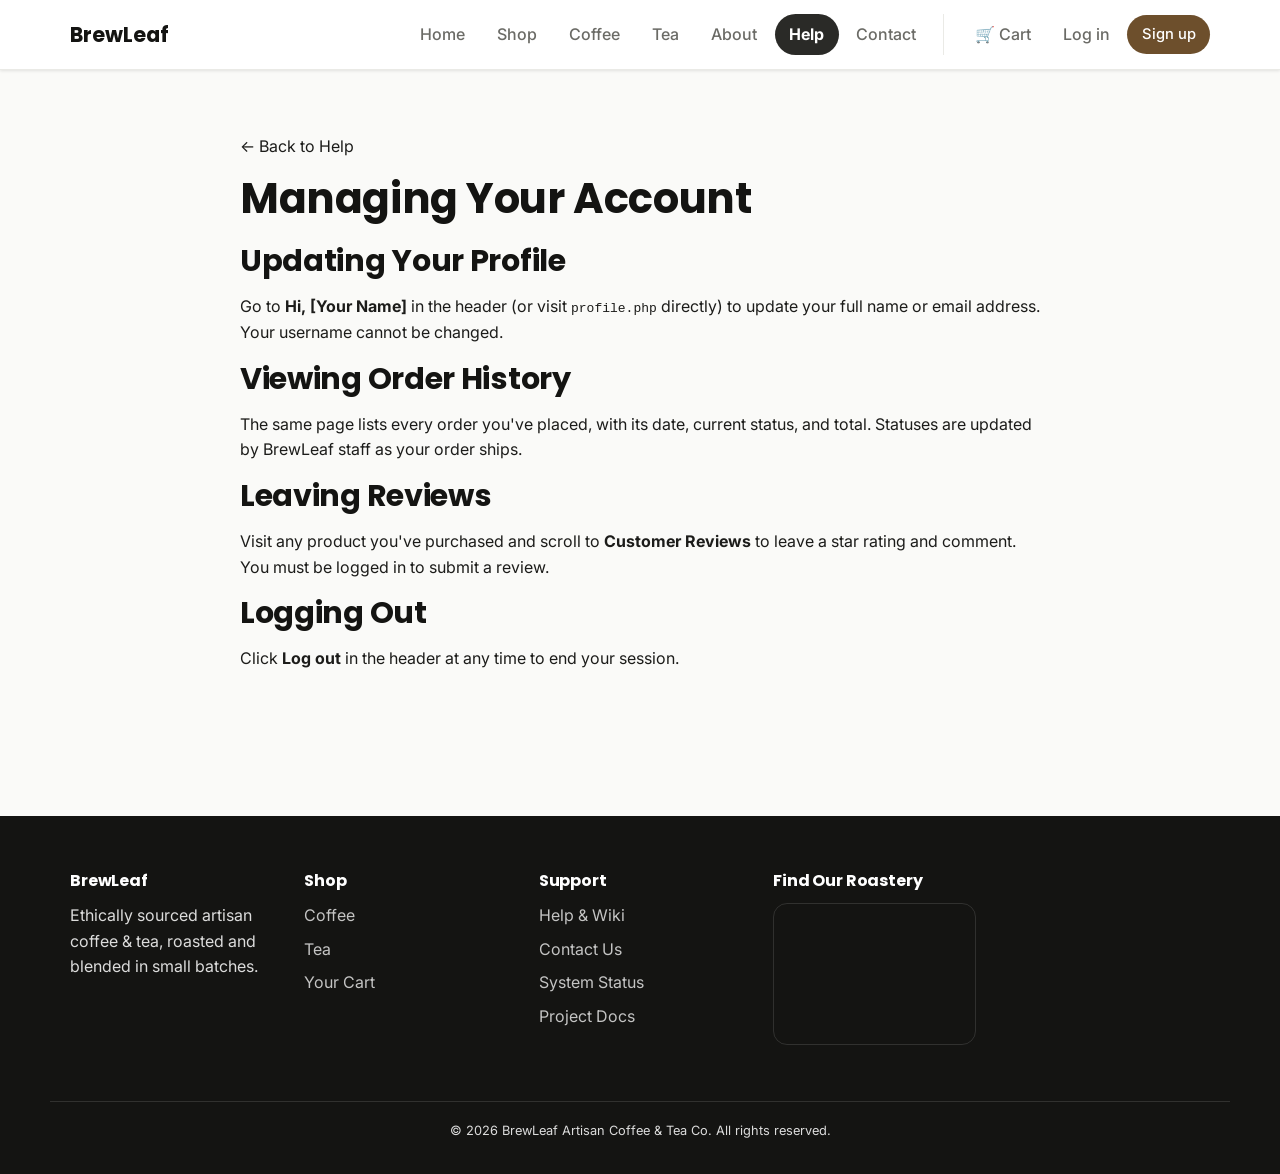
<file: help/managing-account.html>
<!DOCTYPE html>
<html lang="en">
<head>
<meta charset="UTF-8">
<meta name="viewport" content="width=device-width, initial-scale=1.0">

<!-- Page information -->
<title>Managing Your Account | BrewLeaf Help</title>
<meta name="description" content="How to update your profile and view order history on BrewLeaf.">
<meta name="keywords" content="coffee, tea, artisan coffee, loose leaf tea, online coffee shop, specialty tea, help, guide">
<meta name="Student" content="Dignesh Solanki">
<meta name="author" content="BrewLeaf Artisan Coffee & Tea Co.">

<!-- Social media information -->
<meta property="og:title" content="Managing Your Account | BrewLeaf Help">
<meta property="og:description" content="How to update your profile and view order history on BrewLeaf.">
<meta property="og:image" content="../assets/images/hero-banner.jpg">
<meta property="og:type" content="website">

<!-- Website icon -->
<link rel="icon" type="image/png" href="../assets/images/favicon.png">

<!-- styles -->
<link rel="stylesheet" href="../assets/css/variables.css">
<link rel="stylesheet" href="../assets/css/theme-white.css">
<link rel="stylesheet" href="../assets/css/base.css">
<link rel="stylesheet" href="../assets/css/buttons.css">
<link rel="stylesheet" href="../assets/css/forms.css">
<link rel="stylesheet" href="../assets/css/header.css">
<link rel="stylesheet" href="../assets/css/footer.css">
<link rel="stylesheet" href="../assets/css/hero.css">
<link rel="stylesheet" href="../assets/css/sections.css">
<link rel="stylesheet" href="../assets/css/product-card.css">
<link rel="stylesheet" href="../assets/css/tabs.css">
<link rel="stylesheet" href="../assets/css/tables.css">
<link rel="stylesheet" href="../assets/css/dashboard.css">
<link rel="stylesheet" href="../assets/css/admin.css">
<link rel="stylesheet" href="../assets/css/utilities.css">

<!-- Google fonts -->
<link rel="preconnect" href="https://fonts.googleapis.com">
<link href="https://fonts.googleapis.com/css2?family=Poppins:wght@400;600;700&family=Inter:wght@400;500&display=swap" rel="stylesheet">
</head>

<body class="theme-white">

<a class="skip-link" href="#main-content">Skip to main content</a>

<!-- Website header -->
<header class="site-header">
  <div class="container header-inner">

    <a class="logo" href="../index.php">BrewLeaf</a>

    <button class="nav-toggle" id="navToggle" aria-expanded="false" aria-controls="primaryNav" aria-label="Toggle navigation menu">
      <span></span><span></span><span></span>
    </button>

    <nav class="primary-nav" id="primaryNav" aria-label="Primary">
      <ul>
        <li><a href="../index.php">Home</a></li>
        <li><a href="../products.php">Shop</a></li>
        <li><a href="../products.php?category=coffee">Coffee</a></li>
        <li><a href="../products.php?category=tea">Tea</a></li>
        <li><a href="../about.php">About</a></li>
        <li><a href="index.html" class="active">Help</a></li>
        <li><a href="../contact.php">Contact</a></li>
      </ul>

      <ul class="nav-utility">
        <li><a href="../cart.php" class="cart-link" aria-label="View cart">&#128722; Cart</a></li>
        <li><a href="../login.php">Log in</a></li>
        <li><a href="../register.php" class="btn-nav">Sign up</a></li>
      </ul>
    </nav>

  </div>
</header>

<main id="main-content">

<!-- Account help content -->
<section class="section container page-narrow-lg">

  <p><a href="index.html">&larr; Back to Help</a></p>

  <h1>Managing Your Account</h1>

  <h2>Updating Your Profile</h2>
  <p>
    Go to <strong>Hi, [Your Name]</strong> in the header (or visit
    <code>profile.php</code> directly) to update your full name or email address.
    Your username cannot be changed.
  </p>

  <h2>Viewing Order History</h2>
  <p>
    The same page lists every order you've placed, with its date, current status,
    and total. Statuses are updated by BrewLeaf staff as your order ships.
  </p>

  <h2>Leaving Reviews</h2>
  <p>
    Visit any product you've purchased and scroll to
    <strong>Customer Reviews</strong> to leave a star rating and comment.
    You must be logged in to submit a review.
  </p>

  <h2>Logging Out</h2>
  <p>
    Click <strong>Log out</strong> in the header at any time to end your session.
  </p>

</section>

</main>

<!-- Website footer -->
<footer class="site-footer">
  <div class="container footer-inner">

    <div class="footer-col">
      <h3>BrewLeaf</h3>
      <p>Ethically sourced artisan coffee &amp; tea, roasted and blended in small batches.</p>
    </div>

    <div class="footer-col">
      <h3>Shop</h3>
      <ul>
        <li><a href="../products.php?category=coffee">Coffee</a></li>
        <li><a href="../products.php?category=tea">Tea</a></li>
        <li><a href="../cart.php">Your Cart</a></li>
      </ul>
    </div>

    <div class="footer-col">
      <h3>Support</h3>
      <ul>
        <li><a href="index.html">Help &amp; Wiki</a></li>
        <li><a href="../contact.php">Contact Us</a></li>
        <li><a href="../monitor.php">System Status</a></li>
        <li><a href="../project-docs.html">Project Docs</a></li>
      </ul>
    </div>

    <div class="footer-col">
      <h3>Find Our Roastery</h3>

      <div class="footer-map">
        <iframe
          src="https://www.google.com/maps?q=401+Sunset+Ave%2C+Windsor%2C+ON%2C+Canada&output=embed"
          loading="lazy"
          referrerpolicy="no-referrer-when-downgrade"
          title="Map showing the BrewLeaf roastery at 401 Sunset Ave, Windsor, ON"
        ></iframe>
      </div>

    </div>

  </div>

  <div class="container footer-bottom">
    <p>&copy; 2026 BrewLeaf Artisan Coffee &amp; Tea Co. All rights reserved.</p>
  </div>
</footer>

<script src="../assets/js/nav.js"></script>

</body>
</html>
</file>
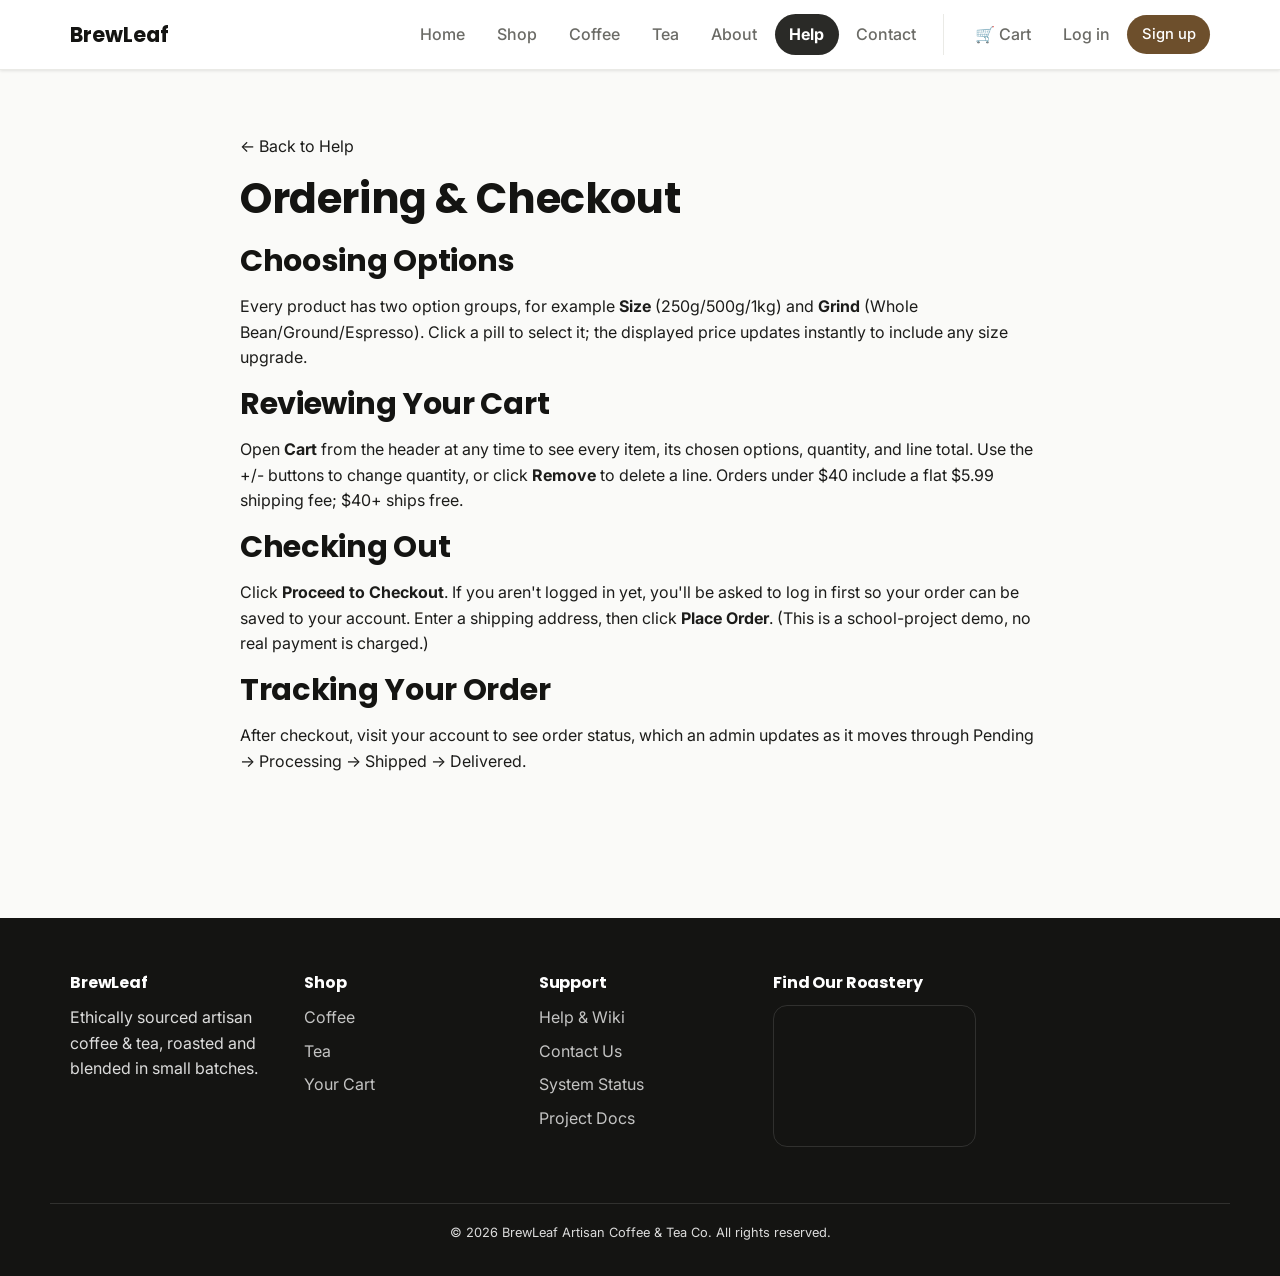
<file: help/ordering-and-checkout.html>
<!DOCTYPE html>
<html lang="en">

<head>
<meta charset="UTF-8">
<meta name="viewport" content="width=device-width, initial-scale=1.0">

<!-- Page information -->
<title>Ordering & Checkout | BrewLeaf Help</title>
<meta name="description" content="How product options, the shopping cart, and checkout work on BrewLeaf.">
<meta name="keywords" content="coffee, tea, artisan coffee, loose leaf tea, online coffee shop, specialty tea, help, guide">
<meta name="Student" content="Dignesh Solanki">
<meta name="author" content="BrewLeaf Artisan Coffee & Tea Co.">

<!-- Social media preview information -->
<meta property="og:title" content="Ordering & Checkout | BrewLeaf Help">
<meta property="og:description" content="How product options, the shopping cart, and checkout work on BrewLeaf.">
<meta property="og:image" content="../assets/images/hero-banner.jpg">
<meta property="og:type" content="website">

<!-- Website icon -->
<link rel="icon" type="image/png" href="../assets/images/favicon.png">

<!-- Website CSS files -->
<link rel="stylesheet" href="../assets/css/variables.css">
<link rel="stylesheet" href="../assets/css/theme-white.css">
<link rel="stylesheet" href="../assets/css/base.css">
<link rel="stylesheet" href="../assets/css/buttons.css">
<link rel="stylesheet" href="../assets/css/forms.css">
<link rel="stylesheet" href="../assets/css/header.css">
<link rel="stylesheet" href="../assets/css/footer.css">
<link rel="stylesheet" href="../assets/css/hero.css">
<link rel="stylesheet" href="../assets/css/sections.css">
<link rel="stylesheet" href="../assets/css/product-card.css">
<link rel="stylesheet" href="../assets/css/tabs.css">
<link rel="stylesheet" href="../assets/css/tables.css">
<link rel="stylesheet" href="../assets/css/dashboard.css">
<link rel="stylesheet" href="../assets/css/admin.css">
<link rel="stylesheet" href="../assets/css/utilities.css">

<!-- Google fonts -->
<link rel="preconnect" href="https://fonts.googleapis.com">
<link href="https://fonts.googleapis.com/css2?family=Poppins:wght@400;600;700&family=Inter:wght@400;500&display=swap" rel="stylesheet">

</head>

<body class="theme-white">

<!-- Accessibility shortcut -->
<a class="skip-link" href="#main-content">Skip to main content</a>

<!-- Website header -->
<header class="site-header">
  <div class="container header-inner">

    <!-- Website logo -->
    <a class="logo" href="../index.php">BrewLeaf</a>

    <!-- Mobile navigation button -->
    <button class="nav-toggle" id="navToggle" aria-expanded="false" aria-controls="primaryNav">
      <span></span>
      <span></span>
      <span></span>
    </button>

    <!-- Main navigation menu -->
    <nav class="primary-nav" id="primaryNav">

      <ul>
        <li><a href="../index.php">Home</a></li>
        <li><a href="../products.php">Shop</a></li>
        <li><a href="../products.php?category=coffee">Coffee</a></li>
        <li><a href="../products.php?category=tea">Tea</a></li>
        <li><a href="../about.php">About</a></li>
        <li><a href="index.html" class="active">Help</a></li>
        <li><a href="../contact.php">Contact</a></li>
      </ul>

      <!-- User actions -->
      <ul class="nav-utility">
        <li><a href="../cart.php">🛒 Cart</a></li>
        <li><a href="../login.php">Log in</a></li>
        <li><a href="../register.php" class="btn-nav">Sign up</a></li>
      </ul>

    </nav>
  </div>
</header>

<main id="main-content">

<section class="section container page-narrow-lg">
  <p><a href="index.html">&larr; Back to Help</a></p>
  <h1>Ordering &amp; Checkout</h1>

  <h2>Choosing Options</h2>
  <p>Every product has two option groups, for example <strong>Size</strong> (250g/500g/1kg) and
  <strong>Grind</strong> (Whole Bean/Ground/Espresso). Click a pill to select it; the displayed
  price updates instantly to include any size upgrade.</p>

  <h2>Reviewing Your Cart</h2>
  <p>Open <strong>Cart</strong> from the header at any time to see every item, its chosen options,
  quantity, and line total. Use the +/- buttons to change quantity, or click <strong>Remove</strong>
  to delete a line. Orders under $40 include a flat $5.99 shipping fee; $40+ ships free.</p>

  <h2>Checking Out</h2>
  <p>Click <strong>Proceed to Checkout</strong>. If you aren't logged in yet, you'll be asked to log
  in first so your order can be saved to your account. Enter a shipping address, then click
  <strong>Place Order</strong>. (This is a school-project demo, no real payment is charged.)</p>

  <h2>Tracking Your Order</h2>
  <p>After checkout, visit <a href="managing-account.html">your account</a> to see order status,
  which an admin updates as it moves through Pending &rarr; Processing &rarr; Shipped &rarr; Delivered.</p>
</section>

</main>

<footer class="site-footer">
  <div class="container footer-inner">
    <div class="footer-col">
      <h3>BrewLeaf</h3>
      <p>Ethically sourced artisan coffee &amp; tea, roasted and blended in small batches.</p>
    </div>
    <div class="footer-col">
      <h3>Shop</h3>
      <ul>
        <li><a href="../products.php?category=coffee">Coffee</a></li>
        <li><a href="../products.php?category=tea">Tea</a></li>
        <li><a href="../cart.php">Your Cart</a></li>
      </ul>
    </div>
    <div class="footer-col">
      <h3>Support</h3>
      <ul>
        <li><a href="index.html">Help &amp; Wiki</a></li>
        <li><a href="../contact.php">Contact Us</a></li>
        <li><a href="../monitor.php">System Status</a></li>
        <li><a href="../project-docs.html">Project Docs</a></li>
      </ul>
    </div>
    <div class="footer-col">
      <h3>Find Our Roastery</h3>
      <div class="footer-map">
        <iframe
          src="https://www.google.com/maps?q=401+Sunset+Ave%2C+Windsor%2C+ON%2C+Canada&output=embed"
          loading="lazy"
          referrerpolicy="no-referrer-when-downgrade"
          title="Map showing the BrewLeaf roastery at 401 Sunset Ave, Windsor, ON"
        ></iframe>
      </div>
    </div>
  </div>
  <div class="container footer-bottom">
    <p>&copy; 2026 BrewLeaf Artisan Coffee &amp; Tea Co. All rights reserved.</p>
  </div>
</footer>

<script src="../assets/js/nav.js"></script>
</body>
</html>
</file>
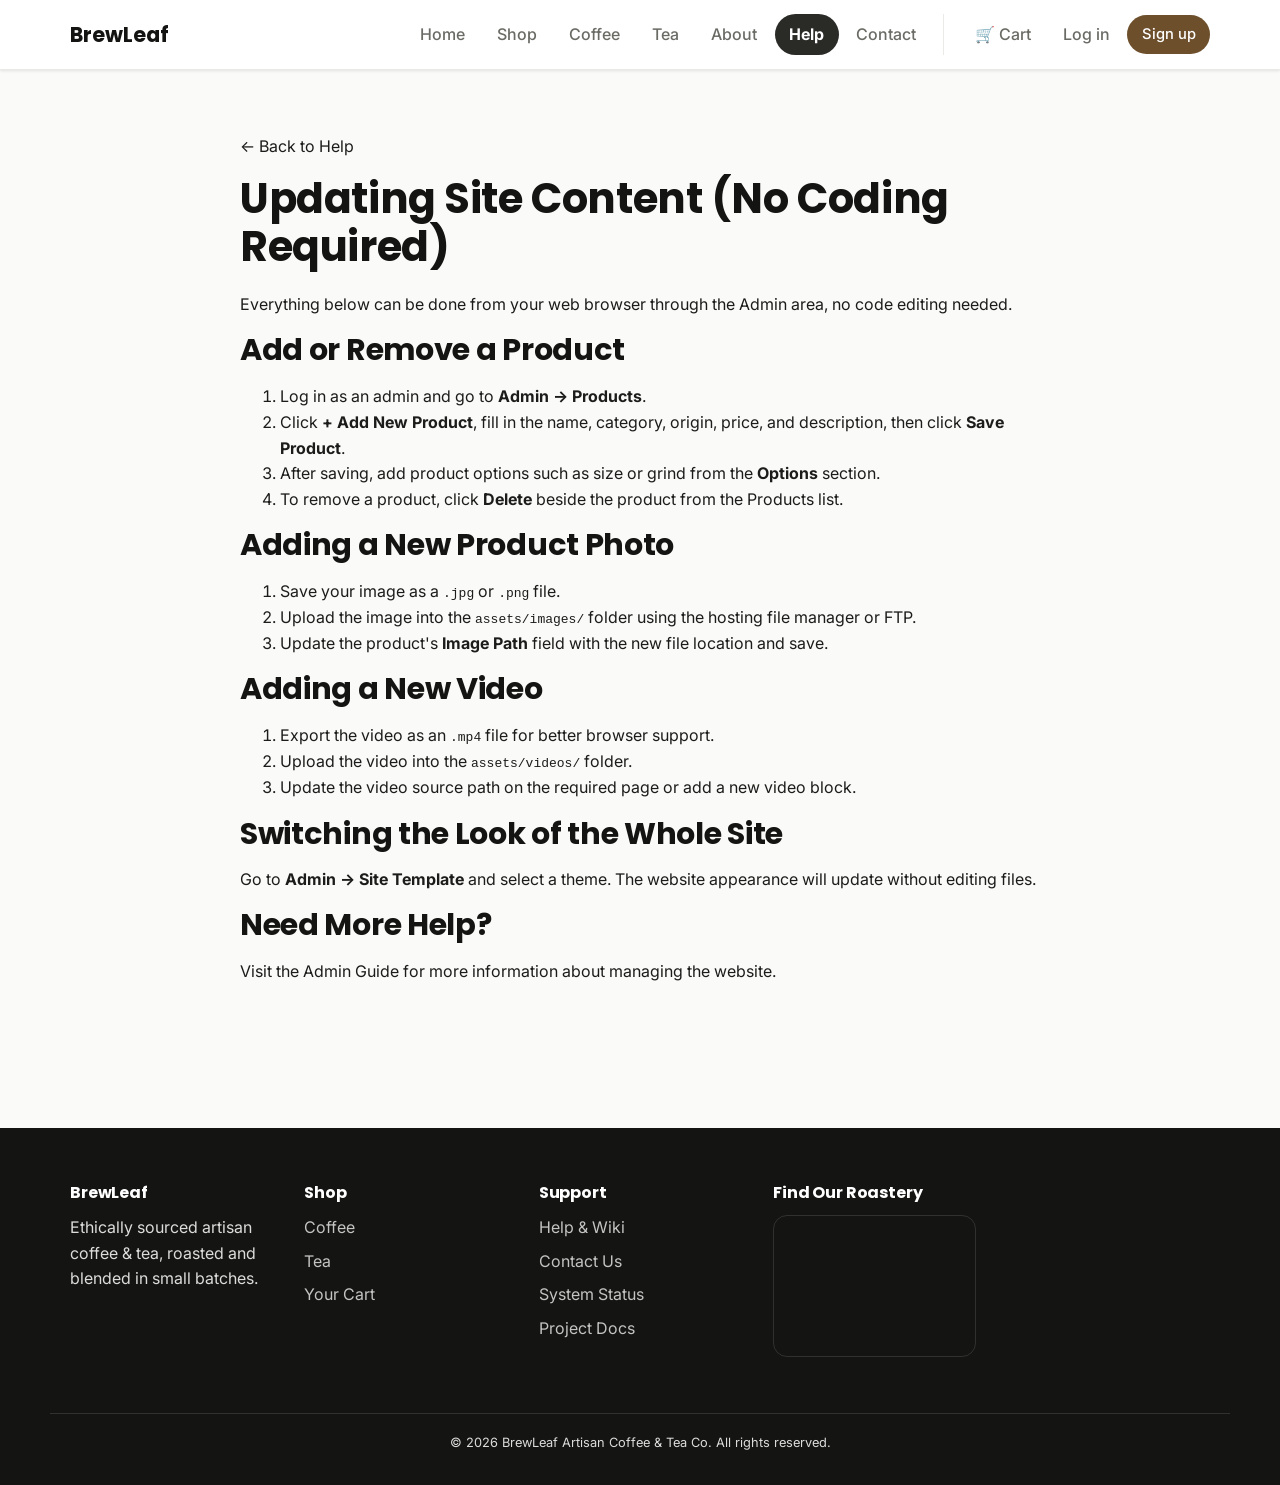
<file: help/updating-content.html>
<!DOCTYPE html>
<html lang="en">

<head>
<meta charset="UTF-8">
<meta name="viewport" content="width=device-width, initial-scale=1.0">

<!-- Page information -->
<title>Updating Site Content | BrewLeaf Help</title>
<meta name="description" content="A non-programmer guide to adding products, images, and video to BrewLeaf without touching code.">
<meta name="keywords" content="coffee, tea, artisan coffee, loose leaf tea, online coffee shop, specialty tea, help, guide">
<meta name="Student" content="Dignesh Solanki">
<meta name="author" content="BrewLeaf Artisan Coffee & Tea Co.">

<!-- Social media preview information -->
<meta property="og:title" content="Updating Site Content | BrewLeaf Help">
<meta property="og:description" content="A non-programmer guide to adding products, images, and video to BrewLeaf without touching code.">
<meta property="og:image" content="../assets/images/hero-banner.jpg">
<meta property="og:type" content="website">

<!-- Website icon -->
<link rel="icon" type="image/png" href="../assets/images/favicon.png">

<!-- CSS files used throughout the website -->
<link rel="stylesheet" href="../assets/css/variables.css">
<link rel="stylesheet" href="../assets/css/theme-white.css">
<link rel="stylesheet" href="../assets/css/base.css">
<link rel="stylesheet" href="../assets/css/buttons.css">
<link rel="stylesheet" href="../assets/css/forms.css">
<link rel="stylesheet" href="../assets/css/header.css">
<link rel="stylesheet" href="../assets/css/footer.css">
<link rel="stylesheet" href="../assets/css/hero.css">
<link rel="stylesheet" href="../assets/css/sections.css">
<link rel="stylesheet" href="../assets/css/product-card.css">
<link rel="stylesheet" href="../assets/css/tabs.css">
<link rel="stylesheet" href="../assets/css/tables.css">
<link rel="stylesheet" href="../assets/css/dashboard.css">
<link rel="stylesheet" href="../assets/css/admin.css">
<link rel="stylesheet" href="../assets/css/utilities.css">

<!-- Google fonts -->
<link rel="preconnect" href="https://fonts.googleapis.com">
<link href="https://fonts.googleapis.com/css2?family=Poppins:wght@400;600;700&family=Inter:wght@400;500&display=swap" rel="stylesheet">

</head>

<body class="theme-white">

<!-- Accessibility shortcut -->
<a class="skip-link" href="#main-content">Skip to main content</a>

<!-- Website header -->
<header class="site-header">
  <div class="container header-inner">

    <!-- Website logo -->
    <a class="logo" href="../index.php">BrewLeaf</a>

    <!-- Mobile menu button -->
    <button class="nav-toggle" id="navToggle" aria-expanded="false" aria-controls="primaryNav" aria-label="Toggle navigation menu">
      <span></span>
      <span></span>
      <span></span>
    </button>

    <!-- Main navigation -->
    <nav class="primary-nav" id="primaryNav" aria-label="Primary">
      <ul>
        <li><a href="../index.php">Home</a></li>
        <li><a href="../products.php">Shop</a></li>
        <li><a href="../products.php?category=coffee">Coffee</a></li>
        <li><a href="../products.php?category=tea">Tea</a></li>
        <li><a href="../about.php">About</a></li>
        <li><a href="index.html" class="active">Help</a></li>
        <li><a href="../contact.php">Contact</a></li>
      </ul>

      <!-- User navigation -->
      <ul class="nav-utility">
        <li><a href="../cart.php" class="cart-link">&#128722; Cart</a></li>
        <li><a href="../login.php">Log in</a></li>
        <li><a href="../register.php" class="btn-nav">Sign up</a></li>
      </ul>
    </nav>

  </div>
</header>

<main id="main-content">

<!-- Help article content -->
<section class="section container page-narrow-lg">

  <p><a href="index.html">&larr; Back to Help</a></p>

  <h1>Updating Site Content (No Coding Required)</h1>

  <p>
    Everything below can be done from your web browser through the Admin area,
    no code editing needed.
  </p>

  <h2>Add or Remove a Product</h2>

  <ol>
    <li>Log in as an admin and go to <strong>Admin &rarr; Products</strong>.</li>
    <li>
      Click <strong>+ Add New Product</strong>, fill in the name, category,
      origin, price, and description, then click <strong>Save Product</strong>.
    </li>
    <li>
      After saving, add product options such as size or grind from the
      <strong>Options</strong> section.
    </li>
    <li>
      To remove a product, click <strong>Delete</strong> beside the product
      from the Products list.
    </li>
  </ol>

  <h2>Adding a New Product Photo</h2>

  <ol>
    <li>Save your image as a <code>.jpg</code> or <code>.png</code> file.</li>
    <li>
      Upload the image into the <code>assets/images/</code> folder using the
      hosting file manager or FTP.
    </li>
    <li>
      Update the product's <strong>Image Path</strong> field with the new file
      location and save.
    </li>
  </ol>

  <h2>Adding a New Video</h2>

  <ol>
    <li>
      Export the video as an <code>.mp4</code> file for better browser support.
    </li>
    <li>Upload the video into the <code>assets/videos/</code> folder.</li>
    <li>
      Update the video source path on the required page or add a new video
      block.
    </li>
  </ol>

  <h2>Switching the Look of the Whole Site</h2>

  <p>
    Go to <strong>Admin &rarr; Site Template</strong> and select a theme.
    The website appearance will update without editing files.
  </p>

  <h2>Need More Help?</h2>

  <p>
    Visit the <a href="admin-guide.php">Admin Guide</a> for more information
    about managing the website.
  </p>

</section>

</main>

<!-- Website footer -->
<footer class="site-footer">

  <div class="container footer-inner">

    <div class="footer-col">
      <h3>BrewLeaf</h3>
      <p>Ethically sourced artisan coffee &amp; tea, roasted and blended in small batches.</p>
    </div>

    <div class="footer-col">
      <h3>Shop</h3>
      <ul>
        <li><a href="../products.php?category=coffee">Coffee</a></li>
        <li><a href="../products.php?category=tea">Tea</a></li>
        <li><a href="../cart.php">Your Cart</a></li>
      </ul>
    </div>

    <div class="footer-col">
      <h3>Support</h3>
      <ul>
        <li><a href="index.html">Help &amp; Wiki</a></li>
        <li><a href="../contact.php">Contact Us</a></li>
        <li><a href="../monitor.php">System Status</a></li>
        <li><a href="../project-docs.html">Project Docs</a></li>
      </ul>
    </div>

    <div class="footer-col">
      <h3>Find Our Roastery</h3>

      <!-- Embedded Google map -->
      <div class="footer-map">
        <iframe
          src="https://www.google.com/maps?q=401+Sunset+Ave%2C+Windsor%2C+ON%2C+Canada&output=embed"
          loading="lazy"
          referrerpolicy="no-referrer-when-downgrade"
          title="Map showing the BrewLeaf roastery at 401 Sunset Ave, Windsor, ON">
        </iframe>
      </div>
    </div>

  </div>

  <div class="container footer-bottom">
    <p>&copy; 2026 BrewLeaf Artisan Coffee &amp; Tea Co. All rights reserved.</p>
  </div>

</footer>

<!-- Website JavaScript -->
<script src="../assets/js/nav.js"></script>

</body>
</html>
</file>
<file: assets/css/variables.css>
/* css variables - theme-*.css files override these to swap the site's look */
:root {
  /* Page colors */
  --color-bg: #faf7f2;
  --color-surface: #ffffff;
  --color-text: #2b2320;
  --color-text-muted: #6b5f57;

  /* Brand colors (buttons, links, headings) */
  --color-primary: #6f4e37;
  --color-primary-dark: #4a3225;
  --color-accent: #c98a3b;
  
  --color-accent-dark: #966732; /* darker accent, for white text on top */
  --color-border: #e7ddd2;

  /* Alert colors (success / error messages) */
  --color-success: #3a7a4e;
  --color-success-bg: #e6f4ea;
  --color-success-border: #bfe3c9;
  --color-danger: #b3402a;
  --color-danger-bg: #fbe9e5;
  --color-danger-border: #f0c3b8;

  /* Fonts */
  --font-heading: 'Poppins', 'Segoe UI', sans-serif;
  --font-body: 'Inter', 'Segoe UI', sans-serif;

  /* Rounded corners: small, normal, large */
  --radius-sm: 8px;
  --radius: 14px;
  --radius-lg: 22px;

  /* drop shadows, small/medium/large */
  --shadow-sm: 0 1px 3px rgba(0, 0, 0, .1);
  --shadow-md: 0 10px 28px -8px rgba(0, 0, 0, .22);
  --shadow-lg: 0 24px 48px -12px rgba(0, 0, 0, .28);

  /* How fast hover/focus effects animate */
  --transition: 180ms ease;
  --transition-slow: 320ms ease-out;
}
</file>
<file: assets/css/theme-white.css>
/* white theme - clean minimal light look, copper accent color */
:root {
  --color-bg: #fafaf8;
  --color-surface: #ffffff;
  --color-text: #1c1c1a;
  --color-text-muted: #6b6b66;
  --color-primary: #2a2a27;
  --color-primary-dark: #141412;
  --color-accent: #ffffff;
  --color-accent-dark: #6d4f2c;
  --color-border: #eaeae6;
}

.hero {
  background:
    linear-gradient(180deg, rgba(20, 20, 18, .55) 0%, rgba(20, 20, 18, .32) 45%, rgba(20, 20, 18, .62) 100%),
    url('../images/hero-banner.jpg') center / cover no-repeat;
}


.hero::before,
.hero::after {
  display: none;
}
</file>
<file: assets/css/base.css>
/* base page-wide rules - reset, body/heading defaults, .container, skip link */

/* reset - strip the browser's default spacing/styles */
*,
*::before,
*::after {
  box-sizing: border-box;
}

/* smooth-scroll for anchor links */
html {
  scroll-behavior: smooth;
}

/* page defaults */
html,
body {
  margin: 0;
  padding: 0;
}

/* responsive images/videos by default */
img,
video {
  max-width: 100%;
  display: block;
}

/* links don't inherit blue/underline */
a {
  color: inherit;
  text-decoration: none;
}

/* strip default list spacing/bullets */
ul {
  list-style: none;
  margin: 0;
  padding: 0;
}

button {
  font: inherit;
  cursor: pointer;
}

::selection {
  background: var(--color-accent);
  color: #fff;
}

/* visible outline on whatever's focused, so keyboard users can see where they are */
:focus {
  outline: 2px solid var(--color-accent);
  outline-offset: 2px;
}

/* page defaults */
body {
  background: var(--color-bg);
  color: var(--color-text);
  font-family: var(--font-body);
  line-height: 1.6;
  -webkit-font-smoothing: antialiased;
}

h1, h2, h3, h4 {
  font-family: var(--font-heading);
  color: var(--color-primary-dark);
  line-height: 1.15;
  letter-spacing: -.01em;
  margin: 0 0 .5em;
}

h1 { font-size: 2.6rem; }
h2 { font-size: 1.9rem; }
h3 { font-size: 1.2rem; }

/* headings above are too big for small phones, shrink them a bit */
@media (max-width: 480px) {
  h1 { font-size: 2rem; }
  h2 { font-size: 1.5rem; }
}

p {
  margin: 0 0 1em;
}

/* centers content, caps its width on big screens */
.container {
  width: 100%;
  max-width: 1180px;
  margin: 0 auto;
  padding: 0 1.25rem;
}

/* "skip to main content" link, hidden until a keyboard user tabs to it */
.skip-link {
  position: absolute;
  left: -999px;
  top: 0;
  background: var(--color-primary);
  color: #fff;
  padding: .6rem 1rem;
  border-radius: 0 0 var(--radius-sm) 0;
  z-index: 999;
}

.skip-link:focus {
  left: 1rem;
  top: 1rem;
  border-radius: var(--radius-sm);
}

/* shrink skip link on small phones */
@media (max-width: 480px) {
  .skip-link {
    font-size: .8rem;
    padding: .4rem .8rem;
  }
}
@media (prefers-reduced-motion: reduce) {
  html {
    scroll-behavior: auto;
  }

  *, *::before, *::after {
    animation-duration: .01ms !important;
    animation-iteration-count: 1 !important;
    transition-duration: .01ms !important;
  }
}
</file>
<file: assets/css/buttons.css>
/* button styles - .btn is the base look, other classes layer color on top */
.btn {
  display: inline-flex;
  align-items: center;
  gap: .5rem;
  padding: .8rem 1.6rem;
  border-radius: 999px;
  border: 1px solid transparent;
  background: var(--color-primary-dark);
  color: #fff;
  font-weight: 600;
  letter-spacing: .01em;
  box-shadow: var(--shadow-sm);
  transition: transform var(--transition-slow), box-shadow var(--transition-slow), background var(--transition);
}

/* lifts up on hover, settles back down on click */
.btn:hover {
  transform: translateY(-2px);
  box-shadow: var(--shadow-md);
}

.btn:active {
  transform: translateY(0);
}

/* border only, no fill - secondary actions */
.btn-outline {
  background: transparent;
  border-color: var(--color-border);
  color: var(--color-primary);
  box-shadow: none;
}

.btn-outline:hover {
  border-color: var(--color-primary);
  background: rgba(0, 0, 0, .05);
}

/* main CTA - uses the darker accent shade so white text stays readable */
.btn-accent {
  background: var(--color-accent-dark);
}

.btn-accent:hover {
  box-shadow: var(--shadow-md);
}

/* red, for destructive actions like "Delete" */
.btn-danger {
  background: var(--color-danger);
}

/* smaller button, e.g. inside a product card */
.btn-sm {
  padding: .45rem 1rem;
  font-size: .85rem;
}

/* nav bar's "Shop Now" style button */
.btn-nav {
  background: var(--color-accent-dark);
  color: #fff;
  padding: .5rem 1.1rem;
  border-radius: 999px;
  font-weight: 600;
  font-size: .92rem;
}

/* full-width button, e.g. login/register submit */
.btn-block {
  width: 100%;
  justify-content: center;
}
</file>
<file: assets/css/forms.css>
/* form styles - labels, inputs, form-row helpers, hint/error text, alert boxes */

label {
  display: block;
  font-weight: 600;
  margin-bottom: .35rem;
  font-size: .92rem;
  color: var(--color-primary-dark);
}

input,
select,
textarea {
  width: 100%;
  padding: .7rem .9rem;
  border: 1px solid var(--color-border);
  border-radius: var(--radius-sm);
  font: inherit;
  background: var(--color-surface);
  color: var(--color-text);
  transition: border-color var(--transition), box-shadow var(--transition);
}

input:focus,
select:focus,
textarea:focus {
  outline: none;
  border-color: var(--color-primary);
  box-shadow: 0 0 0 4px rgba(0, 0, 0, .12);
}

/* Wraps one label + input pair, with spacing below it. */
.form-row {
  margin-bottom: 1.1rem;
}

/* Two form-rows side by side (e.g. first name / last name). */
.form-grid {
  display: grid;
  grid-template-columns: 1fr 1fr;
  gap: 1rem;
}

/* Small grey helper text under a field. */
.form-hint {
  font-size: .8rem;
  color: var(--color-text-muted);
  margin-top: .25rem;
}

/* Small red validation message under a field. */
.form-error {
  color: var(--color-danger);
  font-size: .85rem;
  margin-top: .25rem;
}

/* Added by assets/js/form-validation.js to a field that failed validation. */
.field-invalid {
  border-color: var(--color-danger);
}

/* banner for page-level messages, e.g. "Order placed!" */
.alert,
.alert-success,
.alert-error {
  padding: .9rem 1.1rem;
  border-radius: var(--radius-sm);
  margin-bottom: 1.2rem;
  font-size: .95rem;
  background: var(--color-surface);
  color: var(--color-text);
  border: 1px solid var(--color-border);
  border-left: 3px solid var(--color-primary);
}

/* qty +/- stepper next to a number input, used on the cart page */
.qty-stepper {
  display: flex;
  align-items: center;
  gap: .4rem;
  margin-right: .5rem;
}

/* fixed circular size instead of pill-button padding */
.qty-minus,
.qty-plus {
  flex-shrink: 0;
  width: 32px;
  height: 32px;
  padding: 0;
  border-radius: 50%;
  justify-content: center;
}

/* disabled while cart.js's ajax request is running */
.qty-stepper button:disabled,
.qty-stepper input:disabled {
  opacity: .5;
  cursor: not-allowed;
}

.qty-input {
  flex-shrink: 0;
  width: 60px;
  text-align: center;
}

/* checkbox next to its label instead of above it (labels are block by default) */
.checkbox-row {
  font-weight: normal;
  display: flex;
  align-items: center;
  gap: .5rem;
}

/* lines up form-grid fields on their bottom edge */
.form-grid-end {
  align-items: end;
}

@media (max-width: 760px) {
  .form-grid {
    grid-template-columns: 1fr;
  }
}
</file>
<file: assets/css/header.css>
/* top nav bar - logo, menu links, cart icon, hamburger */

.site-header {
  background: var(--color-surface);
  border-bottom: 1px solid var(--color-border);
  box-shadow: var(--shadow-sm);
  position: sticky;
  top: 0;
  z-index: 100;
}

.header-inner {
  display: flex;
  align-items: center;
  justify-content: space-between;
  padding: .85rem 1.25rem;
  gap: 1rem;
}

.logo {
  font-family: var(--font-heading);
  font-weight: 700;
  font-size: 1.3rem;
  color: var(--color-primary-dark);
}

.primary-nav {
  display: flex;
  align-items: center;
  gap: .3rem;
  flex-wrap: wrap;
}

.primary-nav ul {
  display: flex;
  gap: .2rem;
  align-items: center;
  flex-wrap: wrap;
}

/* grey pill on hover, active page link gets a solid filled pill instead */
.primary-nav a {
  display: inline-block;
  padding: .5rem .9rem;
  border-radius: 999px;
  font-weight: 500;
  color: var(--color-text-muted);
  transition: background var(--transition), color var(--transition);
}

.primary-nav a:hover {
  background: rgba(0, 0, 0, .05);
  color: var(--color-primary-dark);
}

.primary-nav a.active {
  background: var(--color-primary);
  color: #fff;
  font-weight: 700;
}

/* keeps the sign-up button's own colors from getting overridden by the hover rules above */
.primary-nav a.btn-nav,
.primary-nav a.btn-nav:hover {
  color: #fff;
  background: var(--color-accent-dark);
}

.primary-nav a.btn-nav:hover {
  background: var(--color-primary-dark);
}

.nav-utility {
  border-left: 1px solid var(--color-border);
  padding-left: 1rem;
  margin-left: .5rem;
}

.cart-link {
  position: relative;
  display: inline-flex;
  align-items: center;
  gap: .4rem;
}

/* number bubble on the cart icon */
.cart-badge {
  position: absolute;
  top: -8px;
  right: -10px;
  min-width: 18px;
  height: 18px;
  padding: 0 5px;
  display: flex;
  align-items: center;
  justify-content: center;
  background: var(--color-primary-dark);
  color: #fff;
  border-radius: 999px;
  font-size: .7rem;
  font-weight: 700;
  line-height: 1;
  box-shadow: var(--shadow-sm);
}

/* hamburger button, hidden until screen gets narrow */
.nav-toggle {
  display: none;
  flex-direction: column;
  gap: 5px;
  background: none;
  border: none;
  padding: .4rem;
}

.nav-toggle span {
  width: 24px;
  height: 2px;
  background: var(--color-primary-dark);
  border-radius: 2px;
  transition: transform var(--transition), opacity var(--transition);
}

/* small screens: nav becomes a dropdown */
@media (max-width: 760px) {
  .nav-toggle {
    display: flex;
  }

  .primary-nav {
    display: none;
    position: absolute;
    top: 100%;
    left: 0;
    right: 0;
    background: var(--color-surface);
    border-bottom: 1px solid var(--color-border);
    flex-direction: column;
    align-items: flex-start;
    padding: 1rem 1.25rem;
    gap: 1rem;
    box-shadow: var(--shadow-md);
  }

  /* nav.js toggles this class when the hamburger is clicked */
  .primary-nav.open {
    display: flex;
  }

  .primary-nav ul {
    flex-direction: column;
    align-items: flex-start;
    gap: .3rem;
    width: 100%;
  }

  .primary-nav a {
    display: block;
    width: 100%;
  }

  /* utility links move into the dropdown too on small screens */
  .nav-utility {
    border-left: none;
    padding-left: 0;
    margin-left: 0;
    border-top: 1px solid var(--color-border);
    padding-top: .8rem;
  }
}
</file>
<file: assets/css/footer.css>
/* dark footer at bottom of every page - columns, links, embedded map */

.site-footer {
  background: var(--color-primary-dark);
  color: rgba(255, 255, 255, .85);
  margin-top: 4rem;
}

/* 5 cols on wide screen, 3 on tablet, 1 on phone */
.footer-inner {
  display: grid;
  grid-template-columns: repeat(5, 1fr);
  gap: 2rem;
  padding: 3.5rem 1.25rem;
}

@media (max-width: 900px) {
  .footer-inner {
    grid-template-columns: repeat(3, 1fr);
  }
}

@media (max-width: 560px) {
  .footer-inner {
    grid-template-columns: 1fr;
  }
}

.footer-col h3 {
  color: #fff;
  font-size: 1rem;
  margin-bottom: .8rem;
}

.footer-col a {
  color: rgba(255, 255, 255, .75);
  transition: color var(--transition);
}

.footer-col a:hover {
  color: #fff;
}

.footer-col ul li {
  margin-bottom: .5rem;
}

/* plain address card, sits above the map embed below */
.footer-address {
  display: flex;
  align-items: flex-start;
  gap: .6rem;
  border-radius: var(--radius);
  border: 1px solid rgba(255, 255, 255, .12);
  background: rgba(255, 255, 255, .04);
  padding: .9rem 1rem;
}

.footer-address-icon {
  font-size: 1.2rem;
  line-height: 1.4;
}

/* small embedded map under the address card, same footer column */
.footer-map {
  margin-top: .7rem;
  border-radius: var(--radius);
  border: 1px solid rgba(255, 255, 255, .12);
  overflow: hidden;
}

.footer-map iframe {
  display: block;
  width: 100%;
  height: 140px;
  border: 0;
}

.footer-address address {
  font-style: normal;
  line-height: 1.5;
}

.footer-bottom {
  text-align: center;
  padding: 1.2rem;
  font-size: .8rem;
  border-top: 1px solid rgba(255, 255, 255, .12);
}

/* public theme switcher - any visitor, not just admins */
.theme-switcher {
  display: flex;
  gap: .6rem;
}

.theme-dot {
  width: 28px;
  height: 28px;
  border-radius: 50%;
  border: 2px solid rgba(255, 255, 255, .3);
  padding: 0;
  transition: transform var(--transition), border-color var(--transition);
}

.theme-dot:hover {
  transform: translateY(-2px);
}

/* whichever theme is currently live gets the white ring */
.theme-dot.active {
  border-color: #fff;
}
</file>
<file: assets/css/hero.css>
/* hero banner layout - bg image/gradient itself is set per theme */

.hero {
  position: relative;
  overflow: hidden;
  color: #fff;
  padding: 5.5rem 0;
  text-align: center;
}

/* blurred decoration circles, themes with a photo bg hide these */
.hero::before,
.hero::after {
  content: '';
  position: absolute;
  border-radius: 50%;
  filter: blur(50px);
  background: var(--color-accent);
  opacity: .55;
  pointer-events: none;
}

.hero::before {
  width: 320px;
  height: 320px;
  top: -140px;
  left: -80px;
}

.hero::after {
  width: 260px;
  height: 260px;
  bottom: -120px;
  right: -60px;
  background: #fff;
  opacity: .25;
}

.hero .container {
  text-align: center;
  position: relative;
  z-index: 1;
  animation: hero-rise var(--transition-slow) both;
}

.hero h1 {
  color: #fff;
}


.hero p {
  color: rgba(255, 255, 255, .88);
  max-width: 620px;
  margin-inline: auto;
  font-size: 1.15rem;
}

.hero .btn {
  margin-top: 1.2rem;
  background: #fff;
  color: var(--color-primary-dark);
}

.hero .btn:hover {
  box-shadow: var(--shadow-lg);
}

/* fade + rise animation the hero text plays once on page load */
@keyframes hero-rise {
  from { opacity: 0; transform: translateY(16px); }
  to { opacity: 1; transform: translateY(0); }
}
</file>
<file: assets/css/sections.css>
/* general section layout - padding wrapper, titles, feature grid, shared card look */

/* top/bottom padding for a page section */
.section {
  padding: 4rem 0;
}

/* centered section heading, e.g. "Featured Products" */
.section-title {
  text-align: center;
  margin-bottom: 2.25rem;
}

/* section subtitle text under the heading */
.section-title p {
  color: var(--color-text-muted);
  max-width: 560px;
  margin-inline: auto;
}

/* alt bg + borders to set a section apart from its neighbors */
.section-alt {
  background: var(--color-surface);
  border-top: 1px solid var(--color-border);
  border-bottom: 1px solid var(--color-border);
}

/* narrower column so text isn't full width */
.page-narrow-sm { max-width: 480px; margin-inline: auto; }
.page-narrow-md { max-width: 600px; margin-inline: auto; }
.page-narrow-lg { max-width: 800px; margin-inline: auto; }

/* shared "raised card" look */
.feature-box,
.product-card,
.dash-card,
.chart-card,
.filter-bar,
.video-card {
  background: var(--color-surface);
  border: 1px solid var(--color-border);
  border-radius: var(--radius-lg);
  box-shadow: var(--shadow-sm);
}

/* video gallery on the About page */
.video-gallery {
  display: grid;
  grid-template-columns: repeat(3, 1fr);
  gap: 1.5rem;
}

@media (max-width: 900px) {
  .video-gallery {
    grid-template-columns: 1fr;
  }
}


.video-card {
  overflow: hidden;
}

.video-card video {
  display: block;
  width: 100%;
  aspect-ratio: 16 / 9;
  object-fit: cover;
}

.video-card .video-card-body {
  padding: 1.1rem 1.3rem;
}

.video-card h3 {
  margin: 0 0 .35rem;
}

.video-card p {
  margin: 0;
  color: var(--color-text-muted);
  font-size: .92rem;
}

.feature-box,
.product-card,
.theme-card {
  transition: transform var(--transition-slow), box-shadow var(--transition-slow), border-color var(--transition-slow);
}

.feature-box:hover,
.product-card:hover {
  box-shadow: var(--shadow-md);
  border-color: var(--color-primary);
}

/* 4 boxes per row, 2 on tablet, 1 on phone */
.feature-grid {
  display: grid;
  grid-template-columns: repeat(4, 1fr);
  gap: 1.5rem;
}

@media (max-width: 900px) {
  .feature-grid {
    grid-template-columns: repeat(2, 1fr);
  }
}

@media (max-width: 560px) {
  .feature-grid {
    grid-template-columns: 1fr;
  }
}

.feature-box {
  padding: 1.8rem 1.6rem;
}

.feature-box:hover {
  transform: translateY(-6px);
}

.feature-box .icon {
  display: flex;
  align-items: center;
  justify-content: center;
  width: 52px;
  height: 52px;
  margin-bottom: .9rem;
  border-radius: 50%;
  font-size: 1.5rem;
  background: rgba(0, 0, 0, .06);
}

/* centers the Our Values cards on About page only */
.page-narrow-lg .feature-box {
  text-align: center;
}

.page-narrow-lg .feature-box .icon {
  margin-inline: auto;
}

/* photo dropped into page body text - About page, help articles */
.content-image {
  border-radius: var(--radius);
  margin: 1.5rem 0;
  box-shadow: var(--shadow-md);
}

/* roastery video on the home page */
.section-video {
  width: 100%;
  max-width: 720px;
  display: block;
  margin: 0 auto;
  border-radius: var(--radius);
  box-shadow: var(--shadow-md);
}

/* embedded google map, Contact page roastery location */
.map-embed {
  border-radius: var(--radius);
  overflow: hidden;
  box-shadow: var(--shadow-md);
  margin: 1rem 0;
}

.map-embed iframe {
  display: block;
  width: 100%;
  height: 320px;
  border: 0;
}
</file>
<file: assets/css/product-card.css>
/* product card styles - home page grid, shop page, product detail page */

/* 4 cards per row normally, 2 on tablet, 1 on phone */
.product-grid {
  display: grid;
  grid-template-columns: repeat(4, 1fr);
  gap: 2.5rem 2rem;
}

@media (max-width: 1000px) {
  .product-grid {
    grid-template-columns: repeat(2, 1fr);
  }
}

@media (max-width: 560px) {
  .product-grid {
    grid-template-columns: 1fr;
  }
}

.product-card {
  overflow: hidden;
  display: flex;
  flex-direction: column;
}

.product-card:hover {
  transform: translateY(-6px);
}

.product-card img {
  aspect-ratio: 4 / 3;
  object-fit: cover;
  transition: transform var(--transition-slow);
}

.product-card:hover img {
  transform: scale(1.06);
}

.product-card .body {
  padding: 1.1rem 1.2rem 1.3rem;
  display: flex;
  flex-direction: column;
  flex: 1;
}

/* keeps the badge a small pill instead of stretching full width */
.product-card .badge {
  align-self: flex-start;
  margin-bottom: .6rem;
}

.product-card h3 {
  margin-bottom: .2rem;
  font-size: 1.05rem;
}

.product-card .origin {
  font-size: .8rem;
  color: var(--color-text-muted);
  margin-bottom: .5rem;
}

.product-card .price {
  font-weight: 700;
  color: var(--color-primary);
  margin: .4rem 0;
}

.product-card .stars {
  color: var(--color-primary);
  letter-spacing: 1px;
  font-size: .9rem;
}

.product-card .cta-row {
  margin-top: auto;
  display: flex;
  gap: .5rem;
}

/* rounded label, e.g. "COFFEE"/"TEA"/order status */
.badge {
  display: inline-block;
  font-size: .7rem;
  font-weight: 700;
  text-transform: uppercase;
  letter-spacing: .04em;
  padding: .25rem .6rem;
  border-radius: 999px;
  background: var(--color-primary);
  color: #fff;
}

/* whole card is a link so text would go blue/purple without this */
.card-link {
  color: inherit;
}

/* search/filter bar at top of shop page */
.filter-bar {
  display: flex;
  flex-wrap: wrap;
  gap: .8rem;
  align-items: end;
  margin-bottom: 2rem;
  padding: 1.25rem;
}

.filter-bar .form-row {
  margin-bottom: 0;
  min-width: 160px;
  flex: 1;
}

/* form-row that shouldn't stretch, like the Apply button's row */
.filter-bar .form-row-auto {
  flex: 0;
}

/* stack filter fields full width on small phones, too cramped side by side */
@media (max-width: 560px) {
  .filter-bar .form-row,
  .filter-bar .form-row-auto {
    flex-basis: 100%;
  }
}

/* product detail page (product.php) */
.product-detail {
  display: grid;
  grid-template-columns: 1fr 1fr;
  gap: 2.5rem;
  align-items: start;
}

.product-detail img {
  border-radius: var(--radius-lg);
  box-shadow: var(--shadow-md);
}

/* the Home / Shop / Product Name trail above the title */
.breadcrumb {
  font-size: .85rem;
  color: var(--color-text-muted);
  margin-bottom: 1rem;
}

/* big price that updates live next to the size/grind options */
.price-live {
  font-size: 1.6rem;
  font-weight: 700;
  color: var(--color-primary);
}

/* narrow qty field */
.qty-field {
  max-width: 140px;
}

.option-group {
  margin-bottom: 1rem;
}

.option-pills {
  display: flex;
  flex-wrap: wrap;
  gap: .5rem;
}

.option-pill {
  border: 1px solid var(--color-border);
  border-radius: 999px;
  padding: .45rem 1rem;
  font-size: .88rem;
  cursor: pointer;
  transition: all var(--transition);
  background: var(--color-surface);
}

.option-pill.selected,
.option-pill:hover {
  border-color: var(--color-primary);
  background: var(--color-primary);
  color: #fff;
}

/* customer reviews list */
.review-item {
  margin-bottom: 1rem;
}

.review-text {
  margin-top: .4rem;
}

/* capitalizes order status instead of ALL CAPS, e.g. shipped -> Shipped */
.badge-capitalize {
  text-transform: capitalize;
}

@media (max-width: 860px) {
  .product-detail {
    grid-template-columns: 1fr;
  }
}
</file>
<file: assets/css/tabs.css>
/* coffee/tea tab switcher on home page */

.category-tabs {
  max-width: 640px;
  margin: 0 auto;
  background: var(--color-surface);
  border: 1px solid var(--color-border);
  border-radius: var(--radius-lg);
  box-shadow: var(--shadow-sm);
  padding: 1.75rem;
}

/* the buttons that switch between the two tabs */
.tab-buttons {
  display: flex;
  gap: .5rem;
  margin-bottom: 1.25rem;
  background: var(--color-bg);
  border-radius: 999px;
  padding: .3rem;
}

/* the coffee/tea toggle buttons */
.tab-btn {
  flex: 1;
  padding: .6rem 1rem;
  height: 2.5rem;
  text-align: center;
  width: 10%;
  border: none;
  background: transparent;
  border-radius: 999px;
  font-weight: 600;
  color: var(--color-text-muted);
  transition: background var(--transition), color var(--transition), box-shadow var(--transition);
}

/* js adds this to whichever button was clicked last */
.tab-btn.active {
  background: linear-gradient(135deg, var(--color-primary), var(--color-primary-dark));
  color: #fff;
  box-shadow: var(--shadow-sm);
}

/* pushes the Tea panel's button to the right */
#tab-tea .btn {
  display: block;
  width: fit-content;
  margin-left: auto;
}
</file>
<file: assets/css/tables.css>
/* styles for the cart/checkout/admin tables, plus a few cell helpers */

/* lets a wide table scroll sideways instead of blowing out the page */
table {
  display: block;
  overflow-x: auto;
  overflow-y: hidden; /* keeps the rounded corners clipped */
  -webkit-overflow-scrolling: touch;
  width: 100%;
  border-collapse: collapse;
  background: var(--color-surface);
  border-radius: var(--radius);
  box-shadow: var(--shadow-sm);
}

/* opt-in wrapper for tables that need fixed column widths to fill 100% */
.table-scroll {
  overflow-x: auto;
  -webkit-overflow-scrolling: touch;
  border-radius: var(--radius);
  box-shadow: var(--shadow-sm);
}

.table-scroll table {
  display: table;
  overflow: visible;
  width: 100%;
  box-shadow: none;
  border-radius: 0;
}

th,
td {
  text-align: left;
  padding: .85rem 1rem;
  border-bottom: 1px solid var(--color-border);
}

th {
  background: var(--color-bg);
  font-family: var(--font-heading);
  font-size: .8rem;
  text-transform: uppercase;
  letter-spacing: .04em;
  color: var(--color-text-muted);
}

tbody tr {
  transition: background var(--transition);
}

tbody tr:hover {
  background: rgba(0, 0, 0, .03);
}

tr:last-child td {
  border-bottom: none;
}

/* Right-align a cell's text, e.g. money amounts in the cart summary. */
.text-right {
  text-align: right;
}

/* cell contents in a row, e.g. thumbnail next to name */
.table-cell-flex {
  display: flex;
  align-items: center;
  gap: .6rem;
}

.table-actions {
  display: flex;
  gap: .4rem;
}

/* space after the last button in the Actions column */
td.actions-td {
  padding-right: 24px;
}

/* order-total box under the cart table */
.cart-summary {
  max-width: 320px;
  margin-left: auto;
  margin-top: 1.5rem;
  padding: 1.1rem 1.3rem;
  background: var(--color-surface);
  border: 1px solid var(--color-border);
  border-radius: var(--radius);
  box-shadow: var(--shadow-sm);
}

/* Subtotal/Shipping/Total rows, label and value always line up */
.summary-row {
  display: flex;
  justify-content: space-between;
  align-items: center;
  padding: .6rem 0;
  border-bottom: 1px solid var(--color-border);
}

.summary-row-total {
  border-bottom: none;
  padding-top: .8rem;
  font-size: 1.05rem;
}

/* cart table - fixed columns so header and rows line up */
.cart-table {
  table-layout: fixed;
  min-width: 820px; /* below this, .table-scroll scrolls instead of crushing columns */
}

.cart-col-options { width: 190px; }
.cart-col-price   { width: 100px; }
/* 160px was too narrow, the stepper's buttons + input need that much on their own */
.cart-col-qty     { width: 210px; }
.cart-col-total   { width: 100px; }
.cart-col-actions { width: 130px; }
/* .cart-col-product has no width on purpose, see above */

.cart-table th,
.cart-table td {
  vertical-align: middle;
}

.cart-thumb {
  display: block;
  width: 64px;
  height: 64px;
  object-fit: contain;
  border-radius: var(--radius-sm);
  background: var(--color-bg);
  padding: 4px;
}

.cart-empty-state {
  text-align: center;
  padding: 3rem 1rem;
}

.cart-empty-state p {
  color: var(--color-text-muted);
  margin-bottom: 1.2rem;
}

/* status pill, used on monitor.php */
.status-pill {
  display: inline-flex;
  align-items: center;
  gap: .45rem;
  font-weight: 700;
  font-size: .85rem;
  padding: .35rem .85rem;
  border-radius: 999px;
}

.status-online {
  background: var(--color-success-bg);
  color: var(--color-success);
}

.status-online .status-dot {
  box-shadow: 0 0 0 3px rgba(58, 122, 78, .25);
}

.status-offline {
  background: var(--color-danger-bg);
  color: var(--color-danger);
}

.status-offline .status-dot {
  box-shadow: 0 0 0 3px rgba(179, 64, 42, .25);
}

.status-dot {
  width: 8px;
  height: 8px;
  border-radius: 50%;
  background: currentColor;
}
</file>
<file: assets/css/dashboard.css>
/* stat tiles + chart card for admin dashboard and the home page chart */

/* 4 tiles per row, 2 on tablet, 1 on phone */
.dash-grid {
  display: grid;
  grid-template-columns: repeat(4, 1fr);
  gap: 1.2rem;
  margin-bottom: 2rem;
}

/* the individual stat tile, which is a card with a label and a value */
.dash-card {
  padding: 1.3rem 1.4rem;
}

.dash-card .value {
  font-size: 1.9rem;
  font-weight: 700;
  color: var(--color-primary);
}

.dash-card .label {
  color: var(--color-text-muted);
  font-size: .85rem;
}

.chart-card {
  padding: 1.6rem;
}

/* extra space under a chart card if something comes after it */
.chart-card-spaced {
  margin-bottom: 2rem;
}

@media (max-width: 900px) {
  .dash-grid {
    grid-template-columns: repeat(2, 1fr);
  }
}

@media (max-width: 560px) {
  .dash-grid {
    grid-template-columns: 1fr;
  }
}

/* revenue bar chart - plain divs, php sets each bar's height as a % */
.bar-chart {
  display: flex;
  align-items: flex-end;
  gap: .5rem;
  height: 180px;
  padding: 0 .5rem;
  overflow-x: auto;
}

.bar-chart-col {
  display: flex;
  flex-direction: column;
  align-items: center;
  justify-content: flex-end;
  flex: 1;
  min-width: 28px;
  height: 100%;
}

.bar-chart-bar {
  width: 100%;
  max-width: 28px;
  background: var(--color-primary);
  border-radius: 4px 4px 0 0;
  min-height: 3px; /* so a $0 day still shows a sliver instead of disappearing */
  transition: background var(--transition);
}

.bar-chart-col:hover .bar-chart-bar {
  background: var(--color-accent-dark);
}

.bar-chart-col-label {
  margin-top: .5rem;
  font-size: .7rem;
  color: var(--color-text-muted);
}

/* home page "Catalogue at a Glance" mini chart */
.mini-chart-groups {
  display: flex;
  justify-content: center;
  align-items: flex-end;
  gap: 4rem;
  height: 180px;
  padding: 0 1rem;
}

.mini-chart-group {
  display: flex;
  flex-direction: column;
  align-items: center;
  height: 100%;
  justify-content: flex-end;
}

.mini-chart-bars {
  display: flex;
  align-items: flex-end;
  gap: .5rem;
  height: 100%;
}

.mini-chart-bar {
  width: 36px;
  min-height: 20px; /* leaves room for the value label even on a tiny bar */
  border-radius: 4px 4px 0 0;
  display: flex;
  justify-content: center;
  padding-top: .3rem;
}

.mini-chart-bar-count {
  background: var(--color-primary);
}

.mini-chart-bar-rating {
  background: var(--color-accent-dark);
}

.mini-chart-value {
  font-size: .75rem;
  font-weight: 700;
  color: #fff;
}

.mini-chart-label {
  margin-top: .6rem;
  font-weight: 600;
  color: var(--color-text-muted);
  font-size: .85rem;
}

.mini-chart-legend {
  display: flex;
  justify-content: center;
  gap: 1.5rem;
  margin-top: 1.2rem;
  font-size: .8rem;
  color: var(--color-text-muted);
}

.mini-chart-swatch {
  display: inline-block;
  width: 10px;
  height: 10px;
  border-radius: 2px;
  margin-right: .35rem;
  vertical-align: middle;
}

.mini-chart-swatch-count {
  background: var(--color-primary);
}

.mini-chart-swatch-rating {
  background: var(--color-accent-dark);
}
</file>
<file: assets/css/admin.css>
/* styles for admin pages only (/admin/ + the sub-nav bar at the top) */

/* admin sub-nav bar (includes/admin-nav.php) */
.admin-bar {
  background: var(--color-primary-dark);
}

/* the <ul> inside the admin bar, holds the links */
.admin-bar ul {
  display: flex;
  gap: 1.2rem;
  padding: .8rem 0;
  flex-wrap: wrap;
}

/* the <li> inside the admin bar, holds a single link */
.admin-bar a {
  color: rgba(255, 255, 255, .65);
  font-weight: 500;
}

/* php adds this to whatever link matches the current page */
.admin-bar a.active {
  color: #fff;
  font-weight: 700;
}

/* pushes Back to Site link to the far right */
.admin-bar-back {
  margin-left: auto;
}

/* theme picker (admin/theme.php) */
/* 4 cards per row, 2 on tablet, 1 on phone */
.theme-options {
  display: grid;
  grid-template-columns: repeat(4, 1fr);
  gap: 1.2rem;
}

/* the individual theme card, which is a clickable link to switch themes */
@media (max-width: 900px) {
  .theme-options {
    grid-template-columns: repeat(2, 1fr);
  }
}

@media (max-width: 560px) {
  .theme-options {
    grid-template-columns: 1fr;
  }
}

.theme-card {
  border: 2px solid var(--color-border);
  border-radius: var(--radius);
  overflow: hidden;
  cursor: pointer;
}

.theme-card:hover {
  transform: translateY(-4px);
  box-shadow: var(--shadow-md);
}

.theme-card.active {
  border-color: var(--color-primary);
}

/* mini mockup of the page, so the preview can't go out of date like a screenshot would */
.theme-swatch {
  height: 118px;
  display: flex;
  flex-direction: column;
}

.theme-swatch .mock-header {
  display: flex;
  align-items: center;
  gap: .3rem;
  padding: .4rem .5rem;
  flex: 0 0 auto;
}

.theme-swatch .mock-dot {
  width: 8px;
  height: 8px;
  border-radius: 50%;
  flex: 0 0 auto;
}

.theme-swatch .mock-line {
  width: 20px;
  height: 5px;
  border-radius: 3px;
  flex: 0 0 auto;
}

.theme-swatch .mock-hero {
  flex: 1;
  display: flex;
  align-items: center;
  justify-content: center;
}

.theme-swatch .mock-btn {
  width: 34px;
  height: 10px;
  border-radius: 999px;
}

.theme-swatch .mock-body {
  display: flex;
  gap: .35rem;
  padding: .5rem;
  flex: 0 0 auto;
}

.theme-swatch .mock-card {
  flex: 1;
  height: 16px;
  border-radius: 4px;
}

.theme-card .theme-label {
  padding: .8rem;
  font-weight: 600;
  text-align: center;
}

.theme-desc {
  font-weight: normal;
  color: var(--color-text-muted);
}

/* header row - page title next to an action button */
.header-row {
  display: flex;
  justify-content: space-between;
  align-items: center;
  flex-wrap: wrap;
  gap: 1rem;
}

/* row of small chips, used for the tag list on admin dashboard */
.chip-list {
  display: flex;
  flex-wrap: wrap;
  gap: .8rem;
}

/* Manage Products table (admin/products.php)*/
.product-table {
  table-layout: fixed;

  min-width: 970px;
}

.col-thumb    { width: 96px; }
.col-category { width: 100px; }
.col-price    { width: 90px; }
.col-rating   { width: 90px; }
.col-status   { width: 110px; }
.col-actions  { width: 220px; }
/* .col-name has no width on purpose, see above */

.product-table th,
.product-table td {
  padding: .65rem 1rem;
  vertical-align: middle;
}

/* long names truncate with ... instead of wrapping */
.product-table .col-name-cell {
  overflow: hidden;
  white-space: nowrap;
  text-overflow: ellipsis;
  font-weight: 600;
}

.product-thumb {
  display: block;
  width: 72px;
  height: 72px;
  object-fit: contain;
  border-radius: var(--radius-sm);
  background: var(--color-bg);
  padding: 4px;
}


.actions-cell {
  display: flex;
  align-items: center;
  gap: 12px;
  white-space: nowrap;
}

.actions-cell .btn {
  flex-shrink: 0;
}

/* td.actions-td padding-right is shared in tables.css, cart table uses it too */

.pager {
  display: flex;
  align-items: center;
  justify-content: center;
  gap: 1rem;
  margin-top: 1.5rem;
}

/* dims the disabled Prev/Next so it looks inactive */
.pager [aria-disabled="true"] {
  opacity: .45;
  box-shadow: none;
}

/* darker focus outline, stays visible even on the White theme */
.filter-bar :focus-visible,
.product-table :focus-visible,
.pager :focus-visible {
  outline: 2px solid var(--color-primary-dark);
  outline-offset: 2px;
}
</file>
<file: assets/css/utilities.css>
/* small helper classes used here and there, instead of inline styles */

/* margin-top helpers, smallest to largest gap */
.mt-sm  { margin-top: .5rem; }
.mt-md  { margin-top: 1rem; }
.mt-lg  { margin-top: 1.5rem; }
.mt-xl  { margin-top: 2rem; }
.mt-xxl { margin-top: 2.5rem; }

/* Margin-bottom helpers. */
.mb-md { margin-bottom: 1rem; }
.mb-lg { margin-bottom: 1.5rem; }

/* Small grey text, e.g. a date or email next to someone's name. */
.text-muted-sm {
  color: var(--color-text-muted);
  font-size: .8rem;
}

/* centers text, for stuff not already wrapped in .section-title */
.text-center {
  text-align: center;
}

/* visually hidden but still readable by screen readers */
.sr-only {
  position: absolute;
  width: 1px;
  height: 1px;
  padding: 0;
  margin: -1px;
  overflow: hidden;
  clip: rect(0, 0, 0, 0);
  white-space: nowrap;
  border: 0;
}

/* lets an element size itself instead of stretching full width */
.w-auto {
  width: auto;
}

/* hides the real radio input, a styled card is shown instead */
.radio-hidden {
  display: none;
}

/* toast - small pop-up message, see assets/js/cart.js */
.toast {
  position: fixed;
  bottom: 1.5rem;
  right: 1.5rem;
  background: var(--color-primary-dark);
  color: #fff;
  padding: .8rem 1.2rem;
  border-radius: var(--radius-sm);
  box-shadow: var(--shadow-md);
  z-index: 9999;
  font-family: inherit;
  opacity: 0;
  transition: opacity .25s ease;
}

/* cart.js adds this a moment after the toast shows up, to fade it in */
.toast-visible {
  opacity: 1;
}

/* loading spinner next to a control while its ajax request runs */
.spinner {
  display: inline-block;
  width: 14px;
  height: 14px;
  border: 2px solid var(--color-border);
  border-top-color: var(--color-primary);
  border-radius: 50%;
  animation: spin .7s linear infinite;
}

/* needed so the hidden attribute actually wins over .spinner's own display */
.spinner[hidden] {
  display: none;
}

@media (prefers-reduced-motion: reduce) {
  .spinner {
    animation: none;
    opacity: .6;
  }
}

@keyframes spin {
  to { transform: rotate(360deg); }
}
</file>
